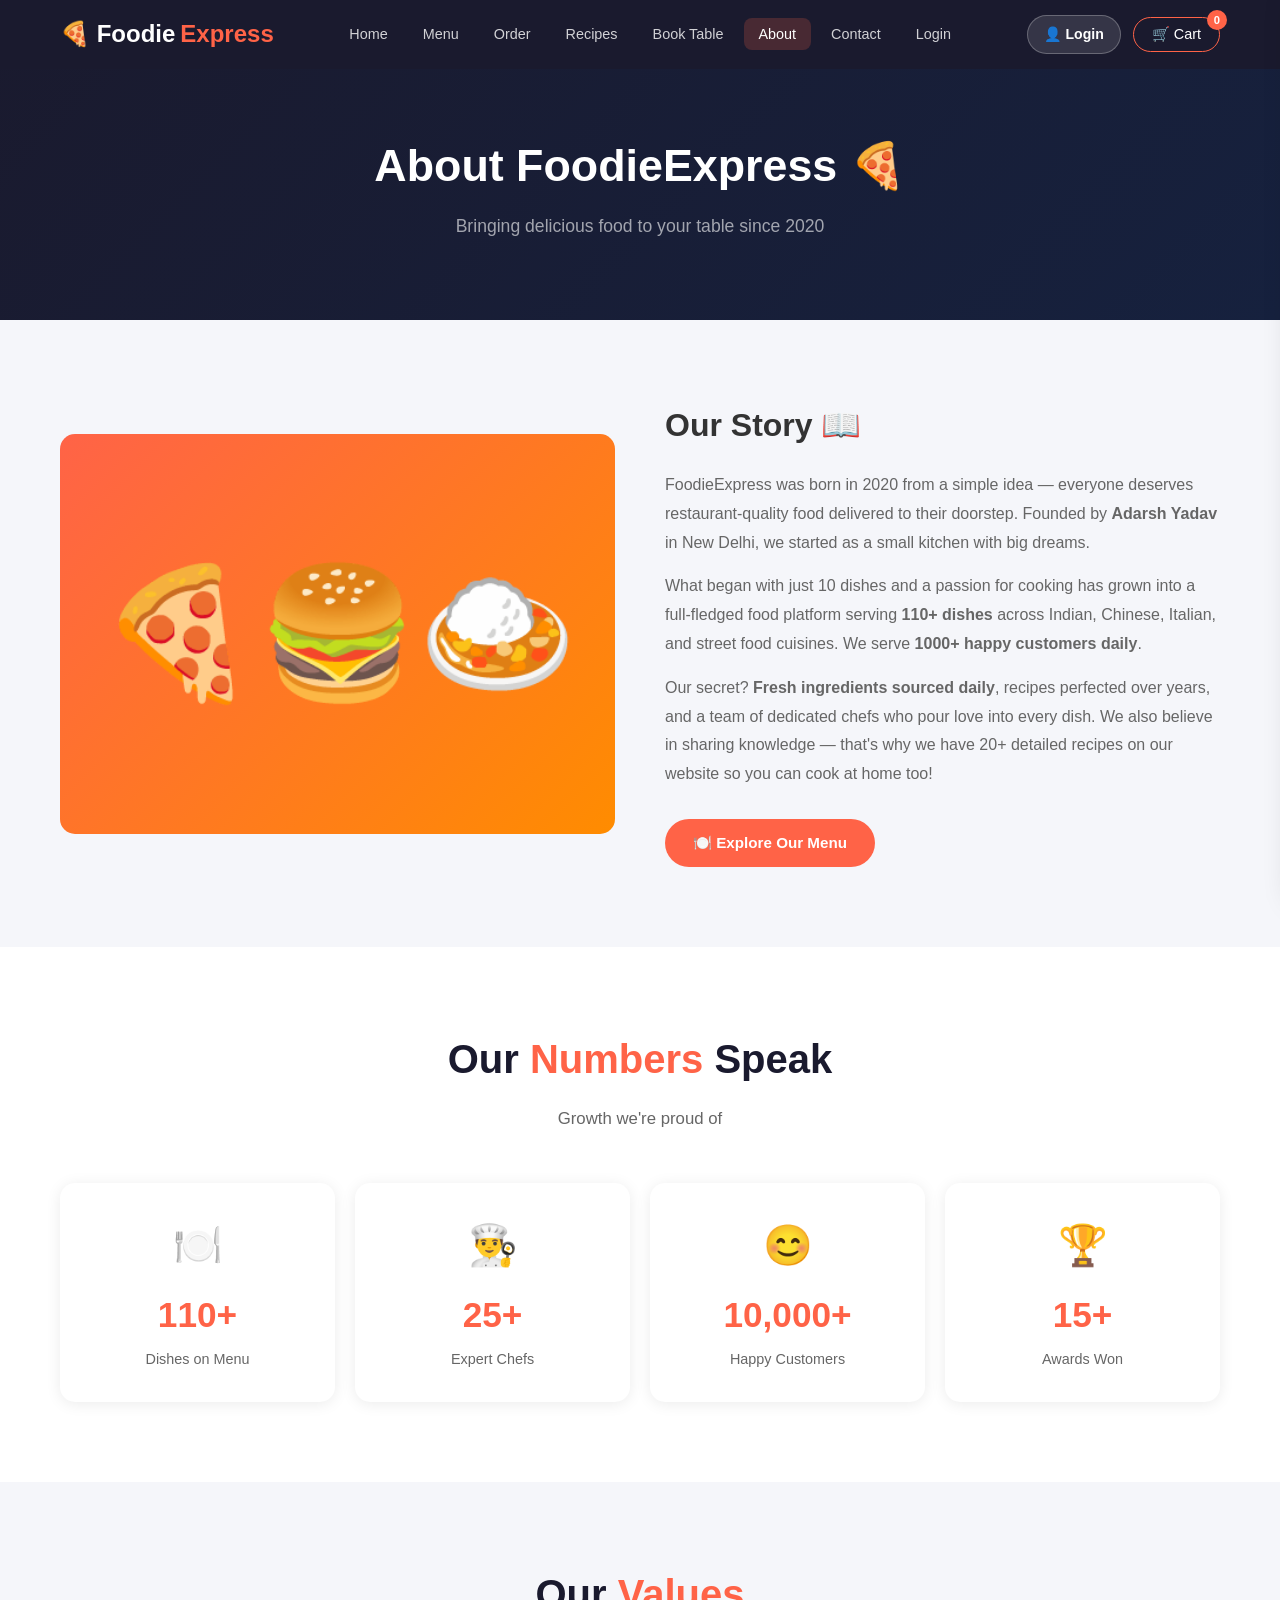
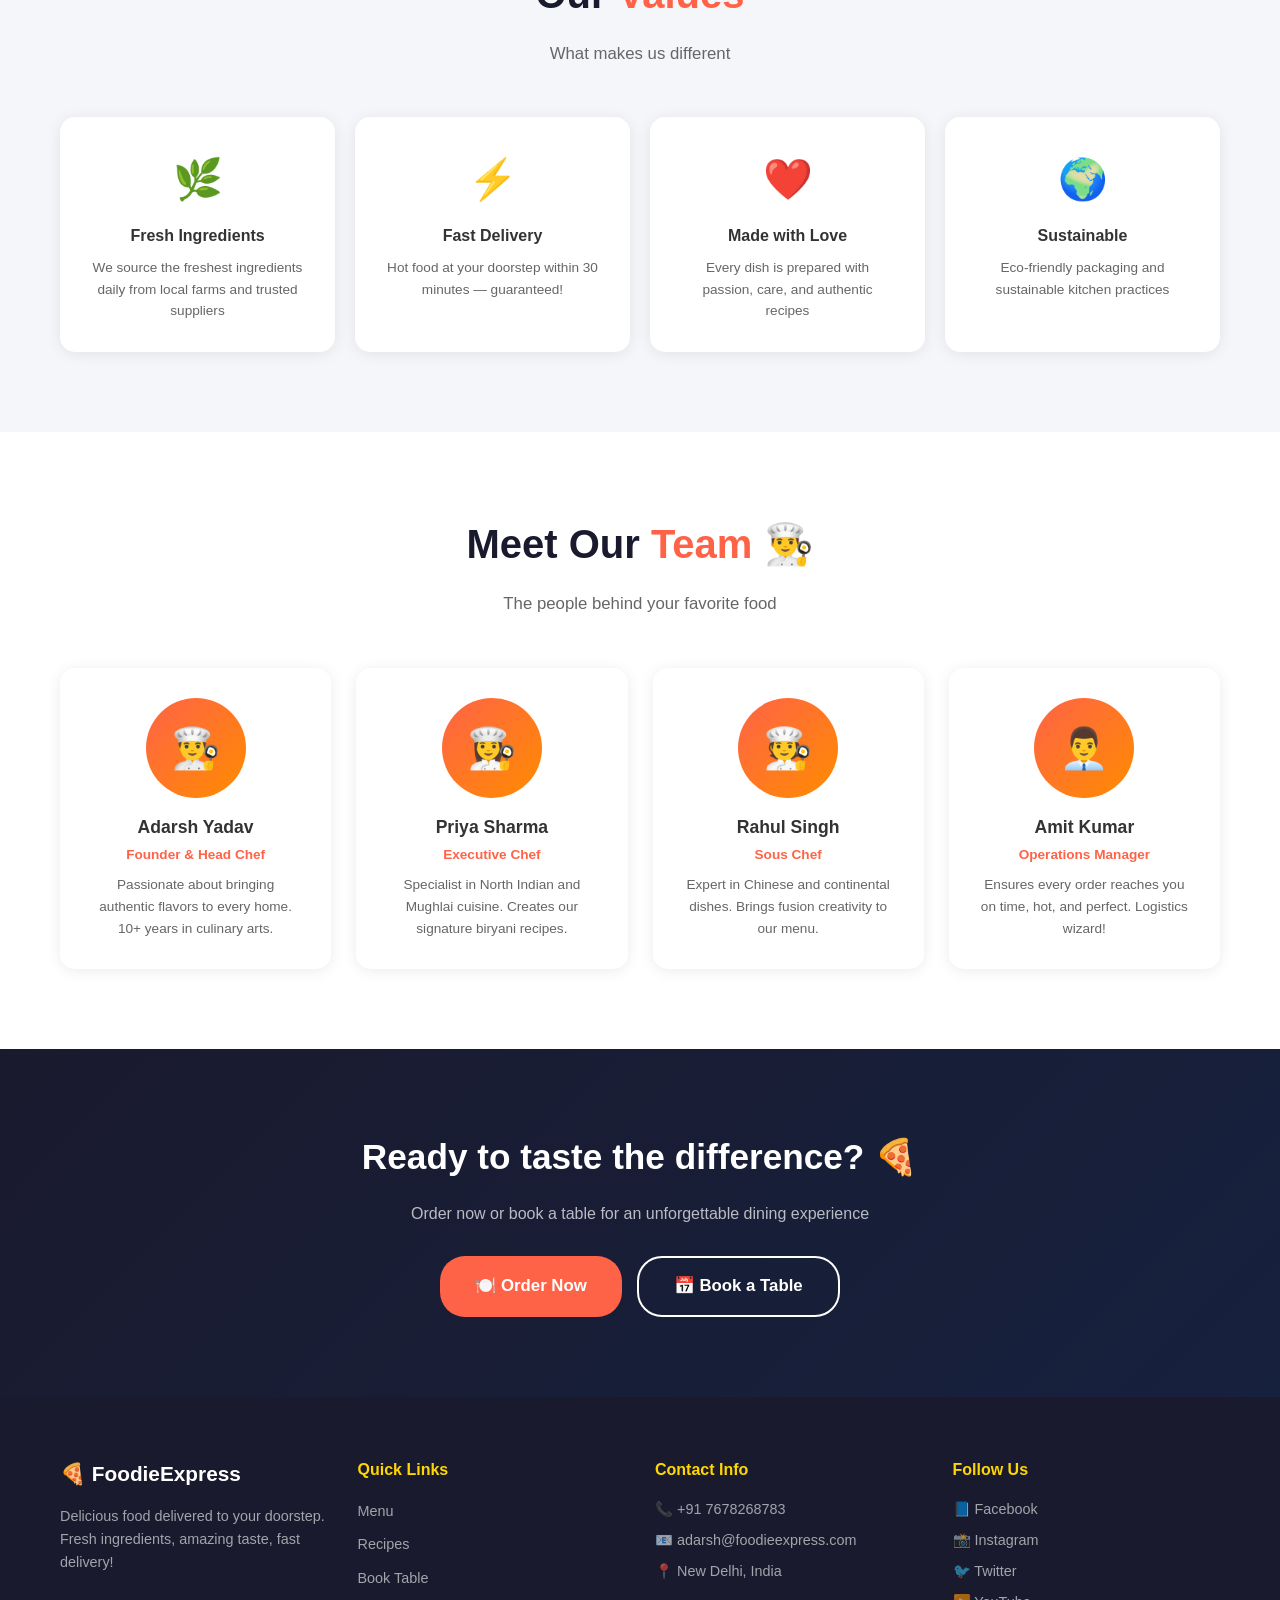
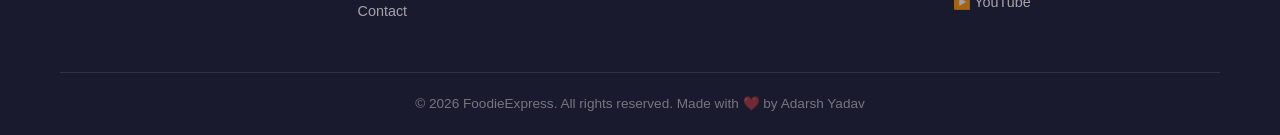
<file: about.html>
<!DOCTYPE html>
<html lang="en">
<head>
  <meta charset="UTF-8">
  <meta name="viewport" content="width=device-width, initial-scale=1.0">
  <title>About Us - FoodieExpress</title>
  <link rel="stylesheet" href="css/style.css">
</head>
<body>

  <!-- NAVBAR -->
  <nav class="navbar" id="navbar">
    <div class="nav-container">
      <a href="index.html" class="logo">🍕 Foodie<span>Express</span></a>
      <ul class="nav-links" id="navLinks">
        <li><a href="index.html">Home</a></li>
        <li><a href="menu.html">Menu</a></li>
        <li><a href="order.html">Order</a></li>
        <li><a href="recipes.html">Recipes</a></li>
        <li><a href="booking.html">Book Table</a></li>
        <li><a href="about.html" class="active">About</a></li>
        <li><a href="contact.html">Contact</a></li>
        <li><a href="login.html">Login</a></li>
      </ul>
      <div class="nav-actions">
        <button class="cart-btn" onclick="toggleCart()">🛒 Cart <span class="cart-count" id="cartCount">0</span></button>
        <button class="hamburger" onclick="toggleMenu()">☰</button>
      </div>
    </div>
  </nav>

  <!-- ABOUT HERO -->
  <section class="about-hero">
    <div class="container">
      <h1>About FoodieExpress 🍕</h1>
      <p>Bringing delicious food to your table since 2020</p>
    </div>
  </section>

  <!-- OUR STORY -->
  <section class="section">
    <div class="container">
      <div class="about-grid">
        <div class="about-image">🍕🍔🍛</div>
        <div class="about-text">
          <h2>Our Story 📖</h2>
          <p>FoodieExpress was born in 2020 from a simple idea — everyone deserves restaurant-quality food delivered to their doorstep. Founded by <strong>Adarsh Yadav</strong> in New Delhi, we started as a small kitchen with big dreams.</p>
          <p>What began with just 10 dishes and a passion for cooking has grown into a full-fledged food platform serving <strong>110+ dishes</strong> across Indian, Chinese, Italian, and street food cuisines. We serve <strong>1000+ happy customers daily</strong>.</p>
          <p>Our secret? <strong>Fresh ingredients sourced daily</strong>, recipes perfected over years, and a team of dedicated chefs who pour love into every dish. We also believe in sharing knowledge — that's why we have 20+ detailed recipes on our website so you can cook at home too!</p>
          <a href="menu.html" class="btn btn-primary" style="margin-top:15px">🍽️ Explore Our Menu</a>
        </div>
      </div>
    </div>
  </section>

  <!-- STATS -->
  <section class="section" style="background:var(--white)">
    <div class="container">
      <h2 class="section-title">Our <span>Numbers</span> Speak</h2>
      <p class="section-subtitle">Growth we're proud of</p>
      <div class="stats-grid">
        <div class="stat-box fade-in">
          <div class="stat-icon">🍽️</div>
          <h2>110+</h2>
          <p>Dishes on Menu</p>
        </div>
        <div class="stat-box fade-in">
          <div class="stat-icon">👨‍🍳</div>
          <h2>25+</h2>
          <p>Expert Chefs</p>
        </div>
        <div class="stat-box fade-in">
          <div class="stat-icon">😊</div>
          <h2>10,000+</h2>
          <p>Happy Customers</p>
        </div>
        <div class="stat-box fade-in">
          <div class="stat-icon">🏆</div>
          <h2>15+</h2>
          <p>Awards Won</p>
        </div>
      </div>
    </div>
  </section>

  <!-- VALUES -->
  <section class="section">
    <div class="container">
      <h2 class="section-title">Our <span>Values</span></h2>
      <p class="section-subtitle">What makes us different</p>
      <div class="values-grid">
        <div class="value-card fade-in">
          <div class="value-icon">🌿</div>
          <h4>Fresh Ingredients</h4>
          <p>We source the freshest ingredients daily from local farms and trusted suppliers</p>
        </div>
        <div class="value-card fade-in">
          <div class="value-icon">⚡</div>
          <h4>Fast Delivery</h4>
          <p>Hot food at your doorstep within 30 minutes — guaranteed!</p>
        </div>
        <div class="value-card fade-in">
          <div class="value-icon">❤️</div>
          <h4>Made with Love</h4>
          <p>Every dish is prepared with passion, care, and authentic recipes</p>
        </div>
        <div class="value-card fade-in">
          <div class="value-icon">🌍</div>
          <h4>Sustainable</h4>
          <p>Eco-friendly packaging and sustainable kitchen practices</p>
        </div>
      </div>
    </div>
  </section>

  <!-- TEAM -->
  <section class="section" style="background:var(--white)">
    <div class="container">
      <h2 class="section-title">Meet Our <span>Team</span> 👨‍🍳</h2>
      <p class="section-subtitle">The people behind your favorite food</p>
      <div class="team-grid">
        <div class="team-card fade-in">
          <div class="team-avatar">👨‍🍳</div>
          <h4>Adarsh Yadav</h4>
          <p class="role">Founder & Head Chef</p>
          <p>Passionate about bringing authentic flavors to every home. 10+ years in culinary arts.</p>
        </div>
        <div class="team-card fade-in">
          <div class="team-avatar">👩‍🍳</div>
          <h4>Priya Sharma</h4>
          <p class="role">Executive Chef</p>
          <p>Specialist in North Indian and Mughlai cuisine. Creates our signature biryani recipes.</p>
        </div>
        <div class="team-card fade-in">
          <div class="team-avatar">🧑‍🍳</div>
          <h4>Rahul Singh</h4>
          <p class="role">Sous Chef</p>
          <p>Expert in Chinese and continental dishes. Brings fusion creativity to our menu.</p>
        </div>
        <div class="team-card fade-in">
          <div class="team-avatar">👨‍💼</div>
          <h4>Amit Kumar</h4>
          <p class="role">Operations Manager</p>
          <p>Ensures every order reaches you on time, hot, and perfect. Logistics wizard!</p>
        </div>
      </div>
    </div>
  </section>

  <!-- CTA -->
  <section class="cta-section">
    <div class="container">
      <h2>Ready to taste the difference? 🍕</h2>
      <p>Order now or book a table for an unforgettable dining experience</p>
      <div class="cta-buttons">
        <a href="menu.html" class="btn btn-primary btn-lg">🍽️ Order Now</a>
        <a href="booking.html" class="btn btn-outline btn-lg" style="color:white;border-color:white">📅 Book a Table</a>
      </div>
    </div>
  </section>

  <button class="back-to-top" id="backToTop" onclick="backToTop()">↑</button>

  <!-- CART SIDEBAR -->
  <div class="cart-overlay" id="cartOverlay" onclick="toggleCart()"></div>
  <div class="cart-sidebar" id="cartSidebar">
    <div class="cart-header"><h3>🛒 Your Cart</h3><button class="close-cart" onclick="toggleCart()">✕</button></div>
    <div class="cart-items" id="cartItems"></div>
    <div class="cart-footer"><div class="cart-total"><span>Total:</span><span id="cartTotal">₹0</span></div><a href="order.html" class="btn btn-primary btn-block">Proceed to Order →</a></div>
  </div>

  <!-- FOOTER -->
  <footer class="footer">
    <div class="container">
      <div class="footer-grid">
        <div class="footer-col"><h3>🍕 FoodieExpress</h3><p>Delicious food delivered to your doorstep. Fresh ingredients, amazing taste, fast delivery!</p></div>
        <div class="footer-col"><h4>Quick Links</h4><ul><li><a href="menu.html">Menu</a></li><li><a href="recipes.html">Recipes</a></li><li><a href="booking.html">Book Table</a></li><li><a href="contact.html">Contact</a></li></ul></div>
        <div class="footer-col"><h4>Contact Info</h4><p>📞 +91 7678268783</p><p>📧 adarsh@foodieexpress.com</p><p>📍 New Delhi, India</p></div>
        <div class="footer-col"><h4>Follow Us</h4><div class="social-links"><a href="#">📘 Facebook</a><a href="#">📸 Instagram</a><a href="#">🐦 Twitter</a><a href="#">▶️ YouTube</a></div></div>
      </div>
      <div class="footer-bottom"><p>© 2026 FoodieExpress. All rights reserved. Made with ❤️ by Adarsh Yadav</p></div>
    </div>
  </footer>

  <script src="js/script.js"></script>
</body>
</html>
</file>
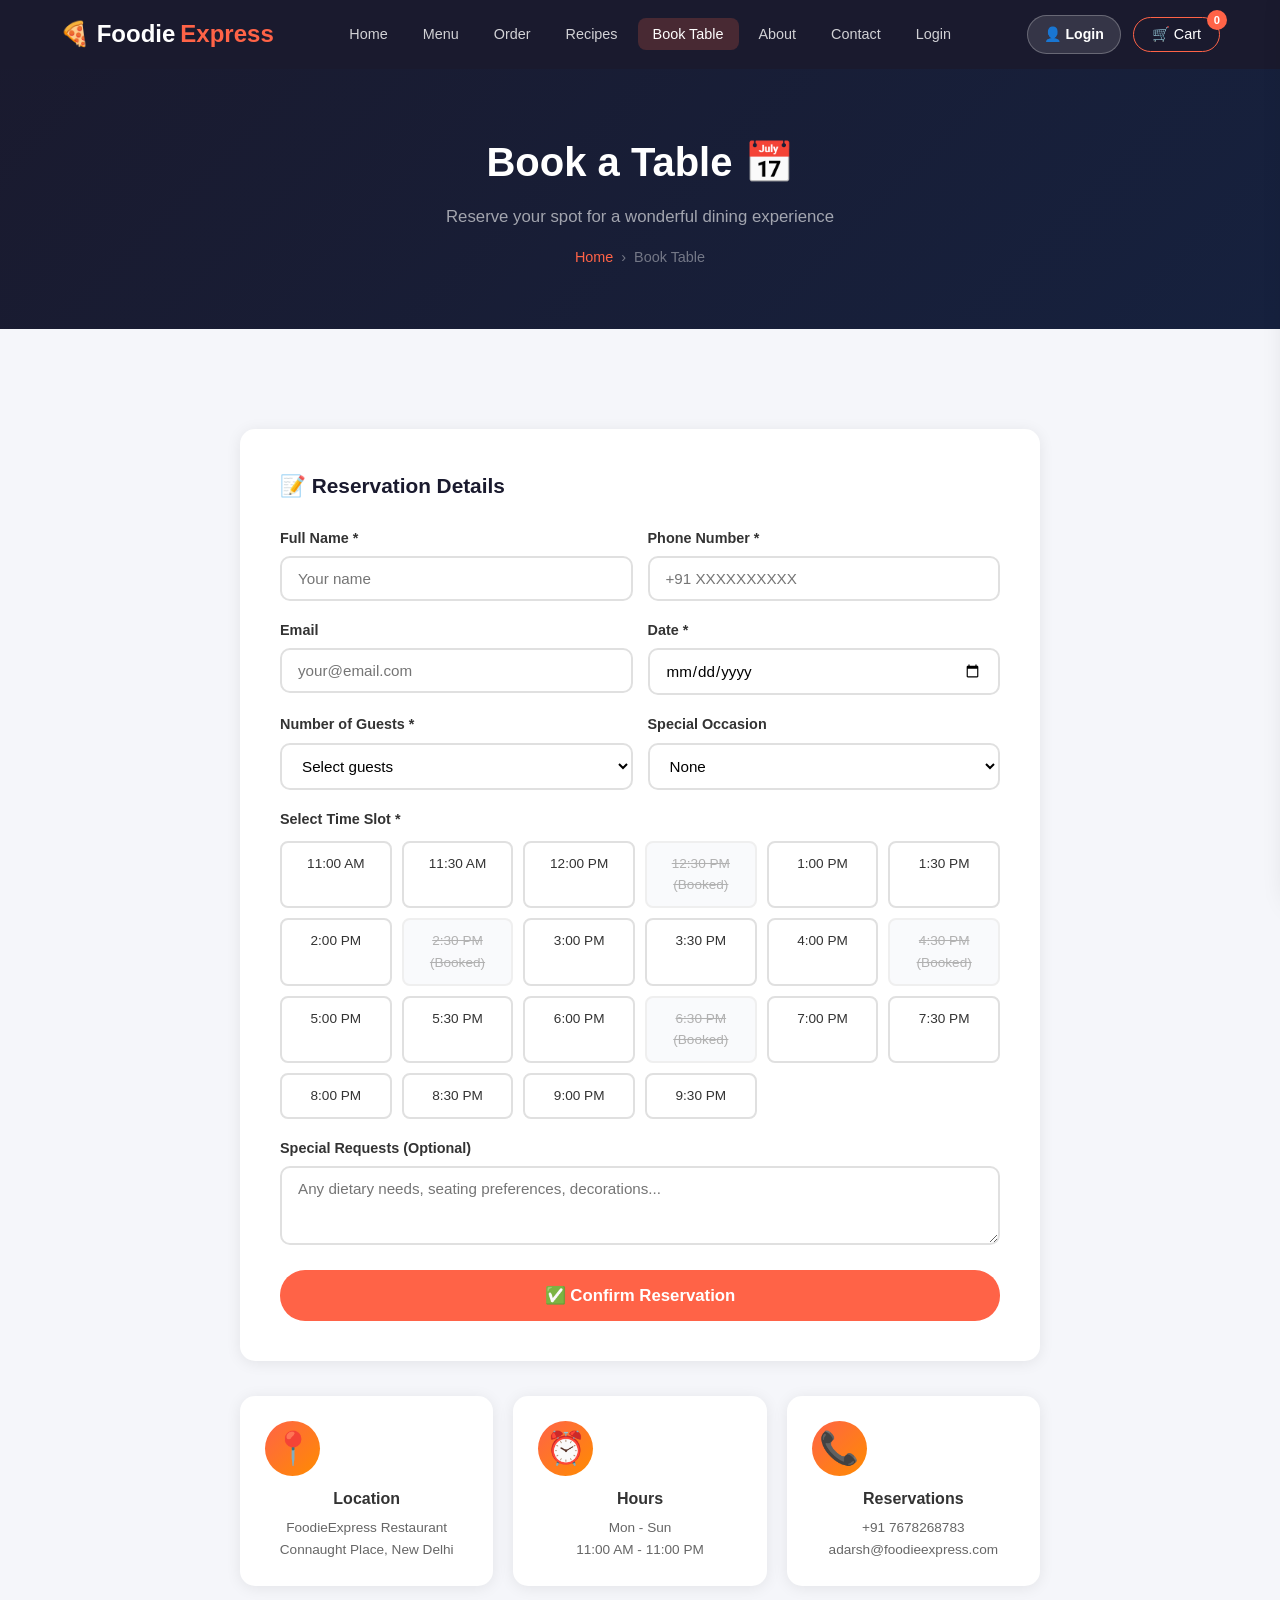
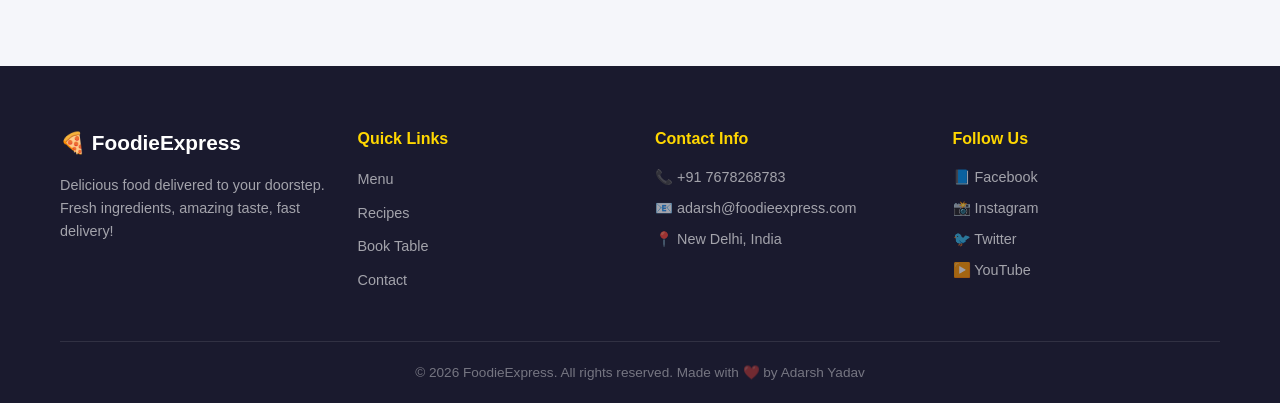
<file: booking.html>
<!DOCTYPE html>
<html lang="en">
<head>
  <meta charset="UTF-8">
  <meta name="viewport" content="width=device-width, initial-scale=1.0">
  <title>Book a Table - FoodieExpress 📅</title>
  <link rel="stylesheet" href="css/style.css">
</head>
<body>

  <!-- NAVBAR -->
  <nav class="navbar" id="navbar">
    <div class="nav-container">
      <a href="index.html" class="logo">🍕 Foodie<span>Express</span></a>
      <ul class="nav-links" id="navLinks">
        <li><a href="index.html">Home</a></li>
        <li><a href="menu.html">Menu</a></li>
        <li><a href="order.html">Order</a></li>
        <li><a href="recipes.html">Recipes</a></li>
        <li><a href="booking.html" class="active">Book Table</a></li>
        <li><a href="about.html">About</a></li>
        <li><a href="contact.html">Contact</a></li>
        <li><a href="login.html">Login</a></li>
      </ul>
      <div class="nav-actions">
        <button class="cart-btn" onclick="toggleCart()">🛒 Cart <span class="cart-count" id="cartCount">0</span></button>
        <button class="hamburger" onclick="toggleMenu()">☰</button>
      </div>
    </div>
  </nav>

  <!-- PAGE HEADER -->
  <section class="page-header">
    <div class="container">
      <h1>Book a Table 📅</h1>
      <p>Reserve your spot for a wonderful dining experience</p>
      <div class="breadcrumb"><a href="index.html">Home</a> <span>›</span> <span>Book Table</span></div>
    </div>
  </section>

  <!-- BOOKING SECTION -->
  <section class="booking-page section">
    <div class="container">
      <div class="booking-container">
        <form class="booking-form" onsubmit="submitBooking(event)">
          <h3>📝 Reservation Details</h3>

          <div class="form-row">
            <div class="form-group">
              <label>Full Name *</label>
              <input type="text" class="form-control" id="bookName" placeholder="Your name" required>
            </div>
            <div class="form-group">
              <label>Phone Number *</label>
              <input type="tel" class="form-control" id="bookPhone" placeholder="+91 XXXXXXXXXX" required>
            </div>
          </div>

          <div class="form-row">
            <div class="form-group">
              <label>Email</label>
              <input type="email" class="form-control" id="bookEmail" placeholder="your@email.com">
            </div>
            <div class="form-group">
              <label>Date *</label>
              <input type="date" class="form-control" id="bookDate" required>
            </div>
          </div>

          <div class="form-row">
            <div class="form-group">
              <label>Number of Guests *</label>
              <select class="form-control" id="bookGuests" required>
                <option value="">Select guests</option>
                <option>1 Guest</option><option>2 Guests</option><option>3 Guests</option>
                <option>4 Guests</option><option>5 Guests</option><option>6 Guests</option>
                <option>7 Guests</option><option>8 Guests</option><option>9 Guests</option>
                <option>10+ Guests</option>
              </select>
            </div>
            <div class="form-group">
              <label>Special Occasion</label>
              <select class="form-control" id="bookOccasion">
                <option value="none">None</option>
                <option>🎂 Birthday</option><option>💍 Anniversary</option>
                <option>💼 Business Meeting</option><option>❤️ Date Night</option>
                <option>👨‍👩‍👧‍👦 Family Gathering</option><option>🎉 Celebration</option>
              </select>
            </div>
          </div>

          <div class="form-group">
            <label>Select Time Slot *</label>
            <div class="time-slots" id="timeSlots"></div>
          </div>

          <div class="form-group">
            <label>Special Requests (Optional)</label>
            <textarea class="form-control" rows="3" placeholder="Any dietary needs, seating preferences, decorations..."></textarea>
          </div>

          <button type="submit" class="btn btn-primary btn-lg btn-block">✅ Confirm Reservation</button>
        </form>

        <!-- Booking Info Cards -->
        <div class="booking-info">
          <div class="booking-info-card">
            <div class="info-icon">📍</div>
            <h4>Location</h4>
            <p>FoodieExpress Restaurant<br>Connaught Place, New Delhi</p>
          </div>
          <div class="booking-info-card">
            <div class="info-icon">⏰</div>
            <h4>Hours</h4>
            <p>Mon - Sun<br>11:00 AM - 11:00 PM</p>
          </div>
          <div class="booking-info-card">
            <div class="info-icon">📞</div>
            <h4>Reservations</h4>
            <p>+91 7678268783<br>adarsh@foodieexpress.com</p>
          </div>
        </div>
      </div>
    </div>
  </section>

  <!-- BOOKING CONFIRMATION MODAL -->
  <div class="modal-overlay" id="bookingModal">
    <div class="modal-content">
      <button class="modal-close" onclick="closeModal()">×</button>
      <div class="order-success">
        <div class="order-success-icon">🎉</div>
        <h2>Reservation Confirmed!</h2>
        <div class="order-id">Booking ID: #<span id="bookingId">BK000000</span></div>
        <p id="bookingDetails"></p>
        <p style="color:var(--text-light);margin-top:15px">We'll send a confirmation to your phone.<br>Please arrive 10 minutes before your slot.</p>
        <div style="margin-top:25px;display:flex;gap:15px;justify-content:center;flex-wrap:wrap">
          <a href="index.html" class="btn btn-primary">🏠 Go Home</a>
          <a href="menu.html" class="btn btn-outline">🍽️ View Menu</a>
        </div>
      </div>
    </div>
  </div>

  <button class="back-to-top" id="backToTop" onclick="backToTop()">↑</button>

  <!-- CART SIDEBAR -->
  <div class="cart-overlay" id="cartOverlay" onclick="toggleCart()"></div>
  <div class="cart-sidebar" id="cartSidebar">
    <div class="cart-header"><h3>🛒 Your Cart</h3><button class="close-cart" onclick="toggleCart()">✕</button></div>
    <div class="cart-items" id="cartItems"></div>
    <div class="cart-footer"><div class="cart-total"><span>Total:</span><span id="cartTotal">₹0</span></div><a href="order.html" class="btn btn-primary btn-block">Proceed to Order →</a></div>
  </div>

  <!-- FOOTER -->
  <footer class="footer">
    <div class="container">
      <div class="footer-grid">
        <div class="footer-col"><h3>🍕 FoodieExpress</h3><p>Delicious food delivered to your doorstep. Fresh ingredients, amazing taste, fast delivery!</p></div>
        <div class="footer-col"><h4>Quick Links</h4><ul><li><a href="menu.html">Menu</a></li><li><a href="recipes.html">Recipes</a></li><li><a href="booking.html">Book Table</a></li><li><a href="contact.html">Contact</a></li></ul></div>
        <div class="footer-col"><h4>Contact Info</h4><p>📞 +91 7678268783</p><p>📧 adarsh@foodieexpress.com</p><p>📍 New Delhi, India</p></div>
        <div class="footer-col"><h4>Follow Us</h4><div class="social-links"><a href="#">📘 Facebook</a><a href="#">📸 Instagram</a><a href="#">🐦 Twitter</a><a href="#">▶️ YouTube</a></div></div>
      </div>
      <div class="footer-bottom"><p>© 2026 FoodieExpress. All rights reserved. Made with ❤️ by Adarsh Yadav</p></div>
    </div>
  </footer>

  <script src="js/script.js"></script>
</body>
</html>
</file>
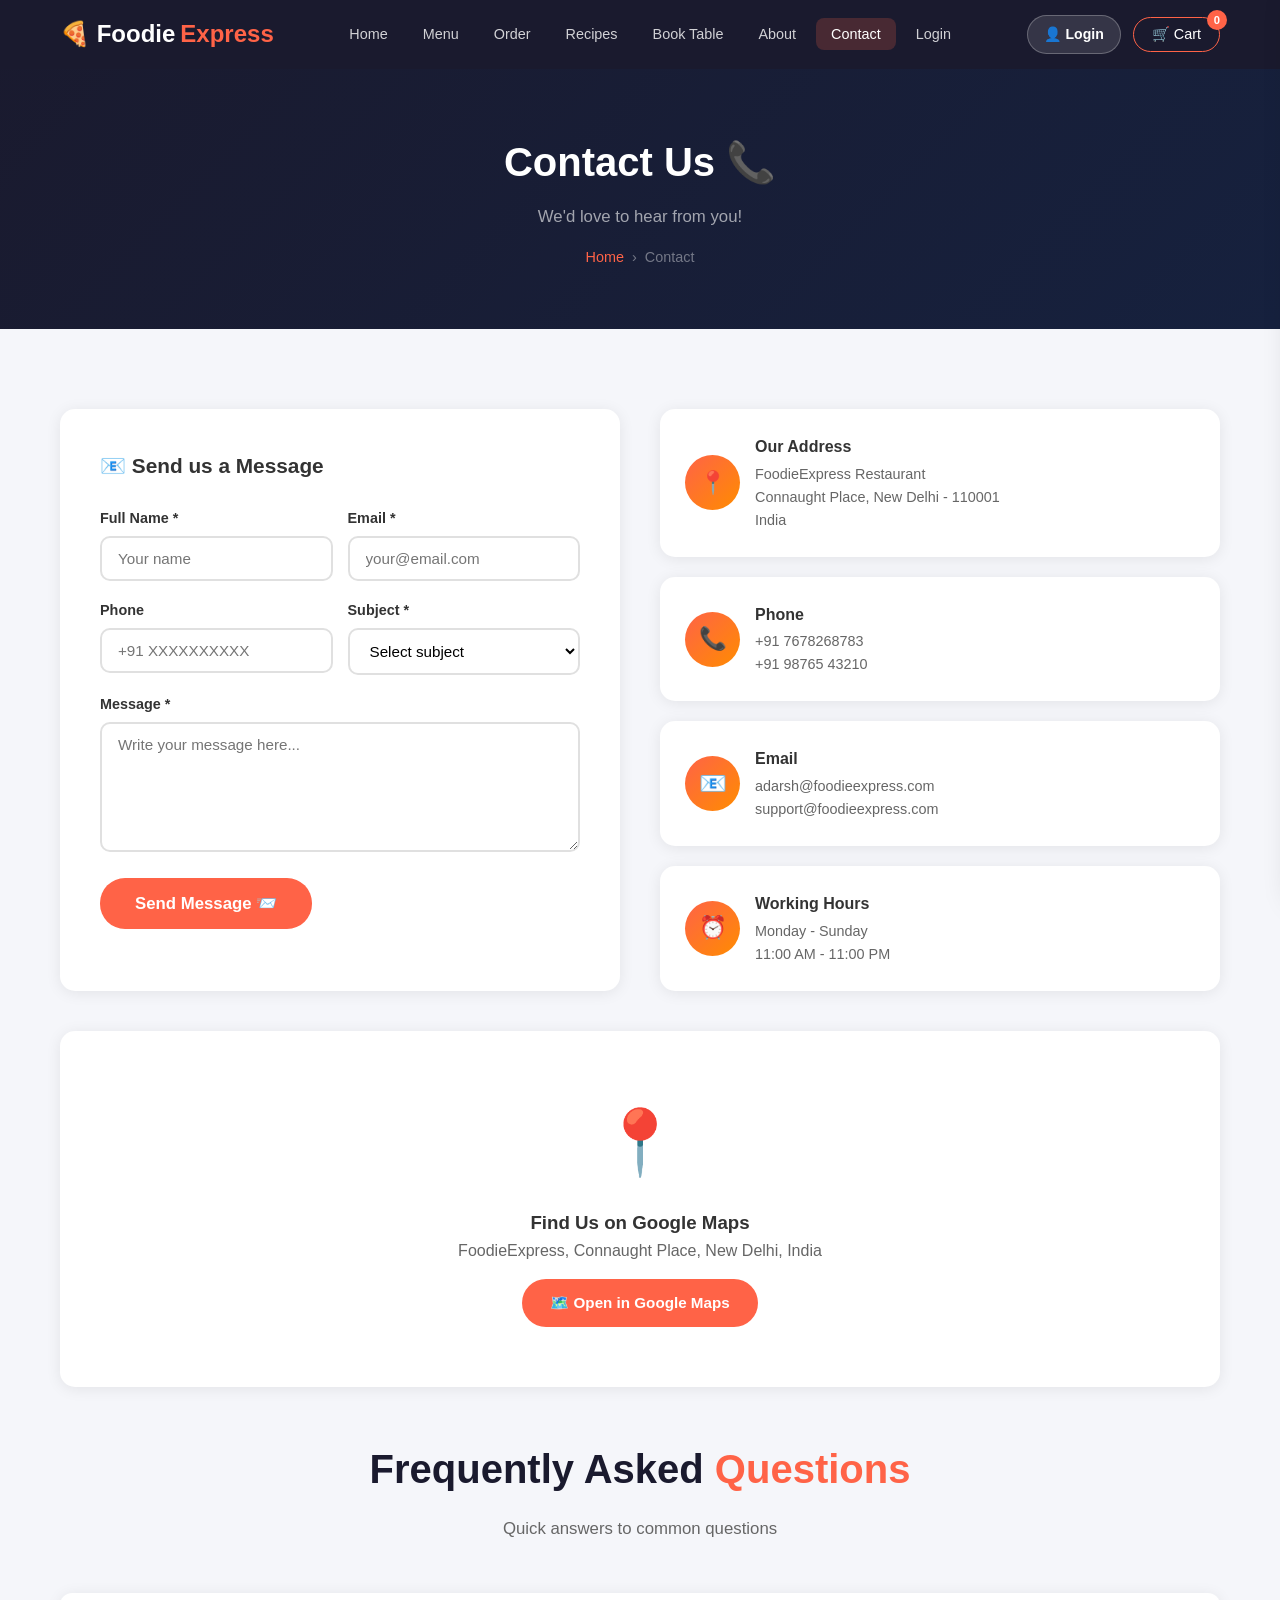
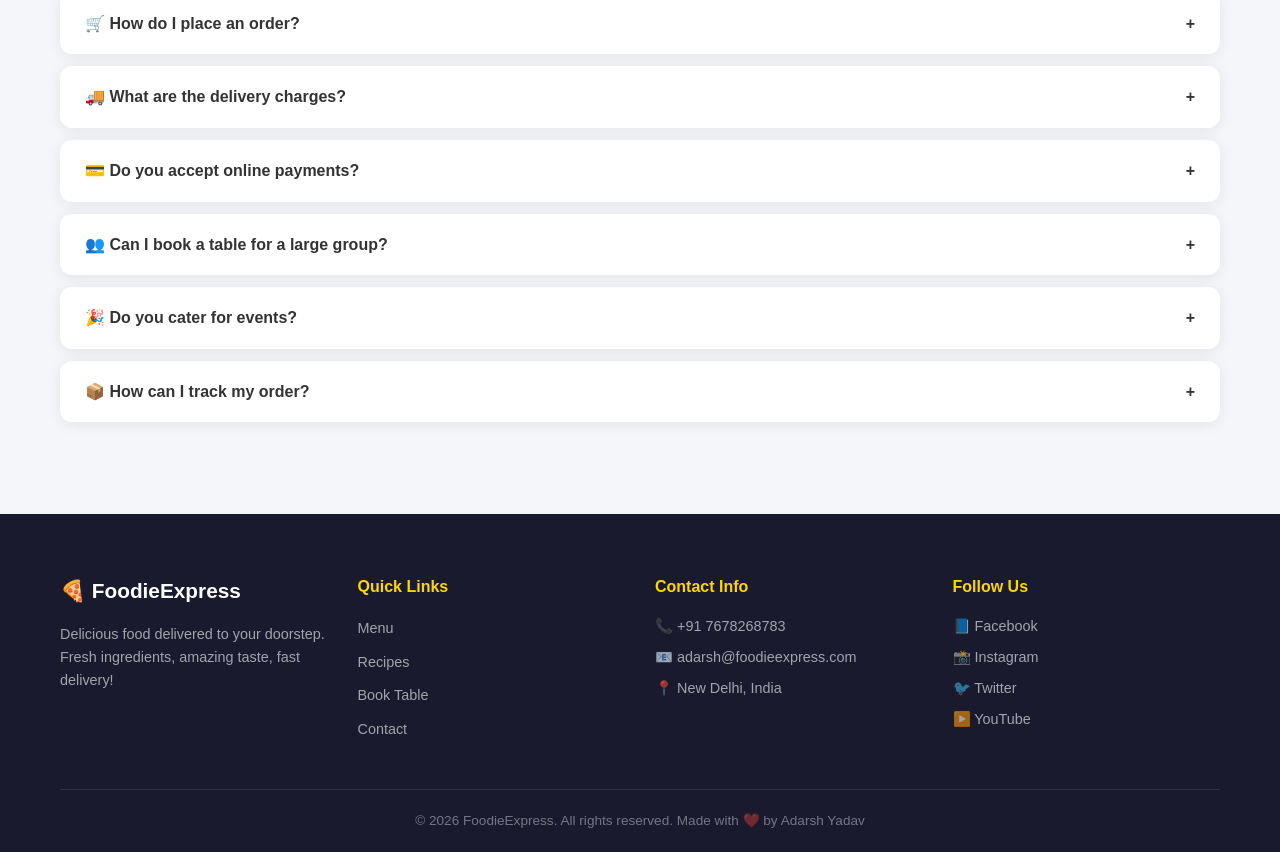
<file: contact.html>
<!DOCTYPE html>
<html lang="en">
<head>
  <meta charset="UTF-8">
  <meta name="viewport" content="width=device-width, initial-scale=1.0">
  <title>Contact Us - FoodieExpress 📞</title>
  <link rel="stylesheet" href="css/style.css">
</head>
<body>

  <!-- NAVBAR -->
  <nav class="navbar" id="navbar">
    <div class="nav-container">
      <a href="index.html" class="logo">🍕 Foodie<span>Express</span></a>
      <ul class="nav-links" id="navLinks">
        <li><a href="index.html">Home</a></li>
        <li><a href="menu.html">Menu</a></li>
        <li><a href="order.html">Order</a></li>
        <li><a href="recipes.html">Recipes</a></li>
        <li><a href="booking.html">Book Table</a></li>
        <li><a href="about.html">About</a></li>
        <li><a href="contact.html" class="active">Contact</a></li>
        <li><a href="login.html">Login</a></li>
      </ul>
      <div class="nav-actions">
        <button class="cart-btn" onclick="toggleCart()">🛒 Cart <span class="cart-count" id="cartCount">0</span></button>
        <button class="hamburger" onclick="toggleMenu()">☰</button>
      </div>
    </div>
  </nav>

  <!-- PAGE HEADER -->
  <section class="page-header">
    <div class="container">
      <h1>Contact Us 📞</h1>
      <p>We'd love to hear from you!</p>
      <div class="breadcrumb"><a href="index.html">Home</a> <span>›</span> <span>Contact</span></div>
    </div>
  </section>

  <!-- CONTACT SECTION -->
  <section class="section">
    <div class="container">
      <div class="contact-grid">
        <!-- Contact Form -->
        <div class="contact-form">
          <h3>📧 Send us a Message</h3>
          <form onsubmit="event.preventDefault(); showToast('✅ Message sent successfully! We will get back to you soon.'); this.reset();">
            <div class="form-row">
              <div class="form-group">
                <label>Full Name *</label>
                <input type="text" class="form-control" placeholder="Your name" required>
              </div>
              <div class="form-group">
                <label>Email *</label>
                <input type="email" class="form-control" placeholder="your@email.com" required>
              </div>
            </div>
            <div class="form-row">
              <div class="form-group">
                <label>Phone</label>
                <input type="tel" class="form-control" placeholder="+91 XXXXXXXXXX">
              </div>
              <div class="form-group">
                <label>Subject *</label>
                <select class="form-control" required>
                  <option value="">Select subject</option>
                  <option>General Inquiry</option>
                  <option>Order Issue</option>
                  <option>Feedback</option>
                  <option>Partnership</option>
                  <option>Catering</option>
                  <option>Other</option>
                </select>
              </div>
            </div>
            <div class="form-group">
              <label>Message *</label>
              <textarea class="form-control" rows="6" placeholder="Write your message here..." required></textarea>
            </div>
            <button type="submit" class="btn btn-primary btn-lg">Send Message 📨</button>
          </form>
        </div>

        <!-- Contact Info -->
        <div class="contact-info-cards">
          <div class="info-card">
            <div class="info-icon">📍</div>
            <div>
              <h4>Our Address</h4>
              <p>FoodieExpress Restaurant<br>Connaught Place, New Delhi - 110001<br>India</p>
            </div>
          </div>
          <div class="info-card">
            <div class="info-icon">📞</div>
            <div>
              <h4>Phone</h4>
              <p>+91 7678268783<br>+91 98765 43210</p>
            </div>
          </div>
          <div class="info-card">
            <div class="info-icon">📧</div>
            <div>
              <h4>Email</h4>
              <p>adarsh@foodieexpress.com<br>support@foodieexpress.com</p>
            </div>
          </div>
          <div class="info-card">
            <div class="info-icon">⏰</div>
            <div>
              <h4>Working Hours</h4>
              <p>Monday - Sunday<br>11:00 AM - 11:00 PM</p>
            </div>
          </div>
        </div>
      </div>

      <!-- Map Placeholder -->
      <div class="map-placeholder">
        <div class="map-icon">📍</div>
        <h3>Find Us on Google Maps</h3>
        <p style="color:var(--text-light)">FoodieExpress, Connaught Place, New Delhi, India</p>
        <a href="https://maps.google.com/?q=Connaught+Place+New+Delhi" target="_blank" class="btn btn-primary" style="margin-top:15px">🗺️ Open in Google Maps</a>
      </div>

      <!-- FAQ -->
      <div class="faq-section">
        <h2 class="section-title">Frequently Asked <span>Questions</span></h2>
        <p class="section-subtitle">Quick answers to common questions</p>

        <div class="faq-item">
          <div class="faq-question" onclick="toggleFaq(this)"><span>🛒 How do I place an order?</span><span class="faq-arrow">+</span></div>
          <div class="faq-answer"><p>Simply browse our Menu page, add items to your cart, go to the Order page, fill in your delivery details, choose your payment method (UPI or COD), and place your order. It's that easy!</p></div>
        </div>
        <div class="faq-item">
          <div class="faq-question" onclick="toggleFaq(this)"><span>🚚 What are the delivery charges?</span><span class="faq-arrow">+</span></div>
          <div class="faq-answer"><p>Delivery is ₹40 for orders below ₹499. Orders above ₹499 get FREE delivery! 🎉</p></div>
        </div>
        <div class="faq-item">
          <div class="faq-question" onclick="toggleFaq(this)"><span>💳 Do you accept online payments?</span><span class="faq-arrow">+</span></div>
          <div class="faq-answer"><p>Yes! We accept UPI payments via QR code (GPay, PhonePe, Paytm, etc.) and also Cash on Delivery (COD). Simply scan the QR code on the order page.</p></div>
        </div>
        <div class="faq-item">
          <div class="faq-question" onclick="toggleFaq(this)"><span>👥 Can I book a table for a large group?</span><span class="faq-arrow">+</span></div>
          <div class="faq-answer"><p>Absolutely! You can book a table for up to 10+ guests through our Book Table page. For groups larger than 15, please call us directly at +91 7678268783.</p></div>
        </div>
        <div class="faq-item">
          <div class="faq-question" onclick="toggleFaq(this)"><span>🎉 Do you cater for events?</span><span class="faq-arrow">+</span></div>
          <div class="faq-answer"><p>Yes, we provide catering services for events, parties, weddings, and corporate functions. Contact us at adarsh@foodieexpress.com for custom menus and pricing.</p></div>
        </div>
        <div class="faq-item">
          <div class="faq-question" onclick="toggleFaq(this)"><span>📦 How can I track my order?</span><span class="faq-arrow">+</span></div>
          <div class="faq-answer"><p>After placing your order, you'll receive an Order ID. You can call us at +91 7678268783 with your Order ID to get real-time updates on your delivery.</p></div>
        </div>
      </div>
    </div>
  </section>

  <button class="back-to-top" id="backToTop" onclick="backToTop()">↑</button>

  <!-- CART SIDEBAR -->
  <div class="cart-overlay" id="cartOverlay" onclick="toggleCart()"></div>
  <div class="cart-sidebar" id="cartSidebar">
    <div class="cart-header"><h3>🛒 Your Cart</h3><button class="close-cart" onclick="toggleCart()">✕</button></div>
    <div class="cart-items" id="cartItems"></div>
    <div class="cart-footer"><div class="cart-total"><span>Total:</span><span id="cartTotal">₹0</span></div><a href="order.html" class="btn btn-primary btn-block">Proceed to Order →</a></div>
  </div>

  <!-- FOOTER -->
  <footer class="footer">
    <div class="container">
      <div class="footer-grid">
        <div class="footer-col"><h3>🍕 FoodieExpress</h3><p>Delicious food delivered to your doorstep. Fresh ingredients, amazing taste, fast delivery!</p></div>
        <div class="footer-col"><h4>Quick Links</h4><ul><li><a href="menu.html">Menu</a></li><li><a href="recipes.html">Recipes</a></li><li><a href="booking.html">Book Table</a></li><li><a href="contact.html">Contact</a></li></ul></div>
        <div class="footer-col"><h4>Contact Info</h4><p>📞 +91 7678268783</p><p>📧 adarsh@foodieexpress.com</p><p>📍 New Delhi, India</p></div>
        <div class="footer-col"><h4>Follow Us</h4><div class="social-links"><a href="#">📘 Facebook</a><a href="#">📸 Instagram</a><a href="#">🐦 Twitter</a><a href="#">▶️ YouTube</a></div></div>
      </div>
      <div class="footer-bottom"><p>© 2026 FoodieExpress. All rights reserved. Made with ❤️ by Adarsh Yadav</p></div>
    </div>
  </footer>

  <script src="js/script.js"></script>
</body>
</html>
</file>
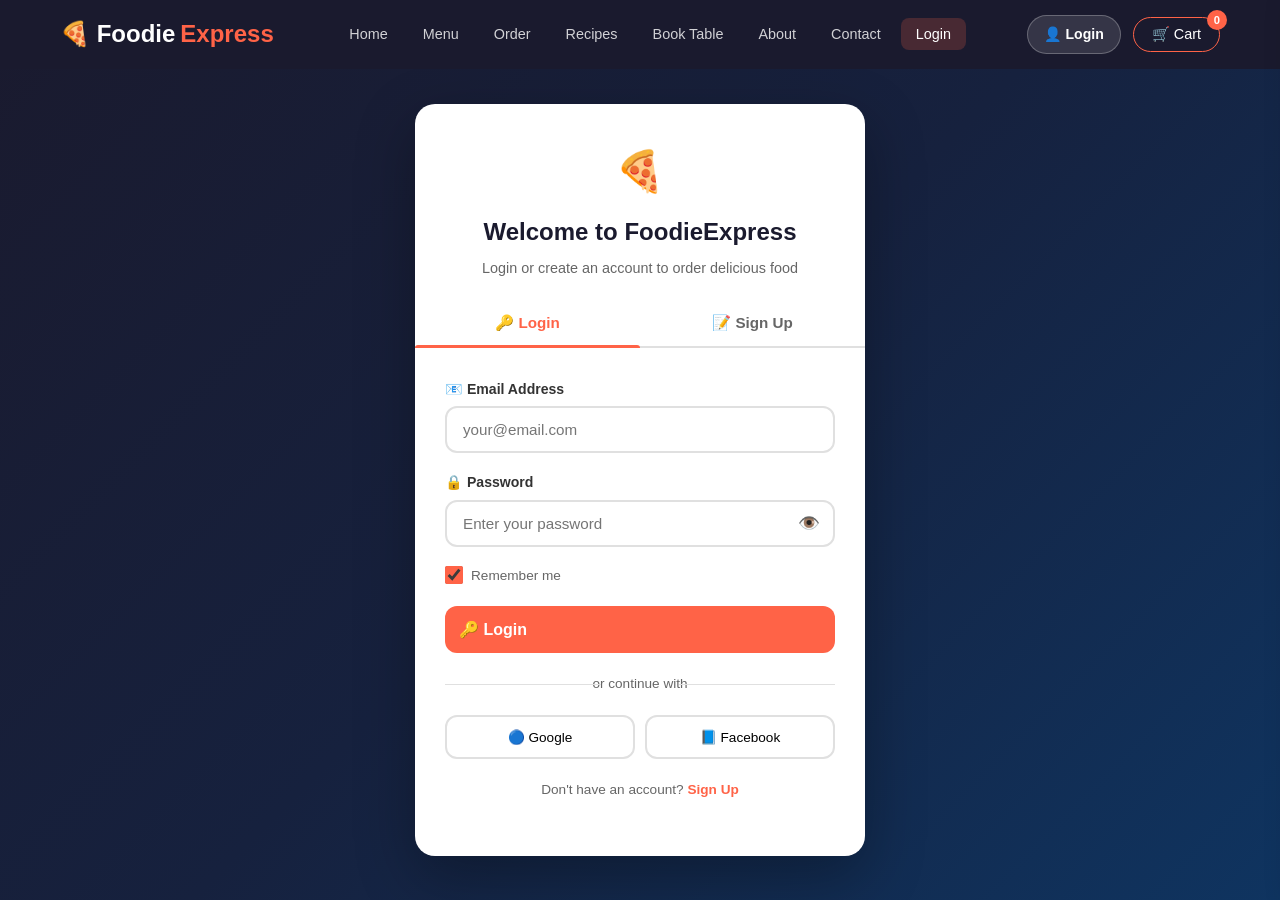
<file: login.html>
<!DOCTYPE html>
<html lang="en">
<head>
  <meta charset="UTF-8">
  <meta name="viewport" content="width=device-width, initial-scale=1.0">
  <title>Login / Sign Up - FoodieExpress 🔐</title>
  <link rel="stylesheet" href="css/style.css">
  <style>
    .auth-page { min-height:100vh; display:flex; align-items:center; justify-content:center; background:linear-gradient(135deg,var(--dark) 0%,var(--dark2) 50%,#0f3460 100%); padding:100px 20px 40px; }
    .auth-container { background:var(--white); border-radius:20px; box-shadow:0 20px 60px rgba(0,0,0,0.3); max-width:450px; width:100%; overflow:hidden; }
    .auth-header { text-align:center; padding:35px 30px 20px; }
    .auth-header .auth-logo { font-size:2.5rem; margin-bottom:10px; }
    .auth-header h1 { font-size:1.5rem; color:var(--dark); margin-bottom:5px; }
    .auth-header p { color:var(--text-light); font-size:0.9rem; }
    .auth-tabs { display:flex; border-bottom:2px solid var(--border); }
    .auth-tab { flex:1; padding:14px; text-align:center; font-weight:600; font-size:0.95rem; cursor:pointer; border:none; background:transparent; color:var(--text-light); transition:var(--transition); position:relative; }
    .auth-tab.active { color:var(--primary); }
    .auth-tab.active::after { content:''; position:absolute; bottom:-2px; left:0; width:100%; height:3px; background:var(--primary); border-radius:3px 3px 0 0; }
    .auth-tab:hover { color:var(--primary); }
    .auth-form { padding:30px; display:none; }
    .auth-form.active { display:block; }
    .auth-form .form-group { margin-bottom:18px; }
    .auth-form .form-group label { display:block; margin-bottom:6px; font-weight:600; font-size:0.88rem; color:var(--text); }
    .auth-form .form-control { width:100%; padding:13px 16px; border:2px solid var(--border); border-radius:12px; font-size:0.95rem; transition:var(--transition); }
    .auth-form .form-control:focus { border-color:var(--primary); outline:none; box-shadow:0 0 0 3px rgba(255,99,71,0.1); }
    .auth-form .btn { width:100%; padding:14px; font-size:1rem; border-radius:12px; margin-top:5px; }
    .auth-divider { text-align:center; margin:20px 0; color:var(--text-light); font-size:0.85rem; position:relative; }
    .auth-divider::before,.auth-divider::after { content:''; position:absolute; top:50%; width:40%; height:1px; background:var(--border); }
    .auth-divider::before { left:0; }
    .auth-divider::after { right:0; }
    .auth-footer { text-align:center; padding:0 30px 25px; color:var(--text-light); font-size:0.85rem; }
    .auth-footer a { color:var(--primary); font-weight:600; cursor:pointer; }
    .password-wrapper { position:relative; }
    .password-toggle { position:absolute; right:15px; top:50%; transform:translateY(-50%); background:none; border:none; font-size:1.1rem; cursor:pointer; color:var(--text-light); }
    .form-check { display:flex; align-items:center; gap:8px; margin:15px 0; }
    .form-check input { width:18px; height:18px; accent-color:var(--primary); }
    .form-check label { font-size:0.85rem; color:var(--text-light); }
    .auth-error { background:#fce4ec; color:#c62828; padding:10px 15px; border-radius:8px; font-size:0.85rem; margin-bottom:15px; display:none; }
    .auth-error.show { display:flex; align-items:center; gap:8px; }
    .auth-success { background:#e8f5e9; color:#2e7d32; padding:10px 15px; border-radius:8px; font-size:0.85rem; margin-bottom:15px; display:none; }
    .auth-success.show { display:flex; align-items:center; gap:8px; }
    .social-auth { display:flex; gap:10px; margin-top:15px; }
    .social-auth-btn { flex:1; padding:12px; border:2px solid var(--border); border-radius:12px; background:var(--white); cursor:pointer; font-size:0.85rem; font-weight:500; display:flex; align-items:center; justify-content:center; gap:6px; transition:var(--transition); }
    .social-auth-btn:hover { border-color:var(--primary); background:rgba(255,99,71,0.03); }
    .profile-section { padding:30px; text-align:center; display:none; }
    .profile-section.active { display:block; }
    .profile-avatar { width:80px; height:80px; border-radius:50%; background:linear-gradient(135deg,var(--primary),var(--secondary)); display:flex; align-items:center; justify-content:center; font-size:2.5rem; margin:0 auto 15px; color:var(--white); }
    .profile-name { font-size:1.3rem; font-weight:700; margin-bottom:3px; }
    .profile-email { color:var(--text-light); font-size:0.9rem; margin-bottom:5px; }
    .profile-phone { color:var(--text-light); font-size:0.85rem; margin-bottom:20px; }
    .profile-stats { display:flex; gap:15px; justify-content:center; margin-bottom:25px; }
    .profile-stat { background:var(--light); padding:12px 20px; border-radius:10px; text-align:center; }
    .profile-stat .val { font-size:1.2rem; font-weight:800; color:var(--primary); }
    .profile-stat .lbl { font-size:0.75rem; color:var(--text-light); }
    .profile-actions { display:flex; flex-direction:column; gap:10px; }
  </style>
</head>
<body>

  <!-- NAVBAR -->
  <nav class="navbar" id="navbar">
    <div class="nav-container">
      <a href="index.html" class="logo">🍕 Foodie<span>Express</span></a>
      <ul class="nav-links" id="navLinks">
        <li><a href="index.html">Home</a></li>
        <li><a href="menu.html">Menu</a></li>
        <li><a href="order.html">Order</a></li>
        <li><a href="recipes.html">Recipes</a></li>
        <li><a href="booking.html">Book Table</a></li>
        <li><a href="about.html">About</a></li>
        <li><a href="contact.html">Contact</a></li>
        <li><a href="login.html" class="active">Login</a></li>
      </ul>
      <div class="nav-actions">
        <button class="cart-btn" onclick="toggleCart()">🛒 Cart <span class="cart-count" id="cartCount">0</span></button>
        <button class="hamburger" onclick="toggleMenu()">☰</button>
      </div>
    </div>
  </nav>

  <!-- AUTH PAGE -->
  <section class="auth-page">
    <div class="auth-container">
      <!-- Header -->
      <div class="auth-header">
        <div class="auth-logo">🍕</div>
        <h1>Welcome to FoodieExpress</h1>
        <p>Login or create an account to order delicious food</p>
      </div>

      <!-- Tabs -->
      <div class="auth-tabs">
        <button class="auth-tab active" onclick="switchAuthTab('login')">🔑 Login</button>
        <button class="auth-tab" onclick="switchAuthTab('signup')">📝 Sign Up</button>
        <button class="auth-tab" onclick="switchAuthTab('profile')" id="profileTab" style="display:none">👤 Profile</button>
      </div>

      <!-- LOGIN FORM -->
      <div class="auth-form active" id="loginForm">
        <div class="auth-error" id="loginError">❌ <span></span></div>
        <div class="auth-success" id="loginSuccess">✅ <span></span></div>

        <div class="form-group">
          <label>📧 Email Address</label>
          <input type="email" class="form-control" id="loginEmail" placeholder="your@email.com" required>
        </div>

        <div class="form-group">
          <label>🔒 Password</label>
          <div class="password-wrapper">
            <input type="password" class="form-control" id="loginPassword" placeholder="Enter your password" required>
            <button type="button" class="password-toggle" onclick="togglePassword('loginPassword', this)">👁️</button>
          </div>
        </div>

        <div class="form-check">
          <input type="checkbox" id="rememberMe" checked>
          <label for="rememberMe">Remember me</label>
        </div>

        <button class="btn btn-primary" onclick="handleLogin()">🔑 Login</button>

        <div class="auth-divider">or continue with</div>

        <div class="social-auth">
          <button class="social-auth-btn" onclick="socialLogin('google')">🔵 Google</button>
          <button class="social-auth-btn" onclick="socialLogin('facebook')">📘 Facebook</button>
        </div>

        <div class="auth-footer" style="margin-top:20px">
          Don't have an account? <a onclick="switchAuthTab('signup')">Sign Up</a>
        </div>
      </div>

      <!-- SIGNUP FORM -->
      <div class="auth-form" id="signupForm">
        <div class="auth-error" id="signupError">❌ <span></span></div>
        <div class="auth-success" id="signupSuccess">✅ <span></span></div>

        <div class="form-group">
          <label>👤 Full Name</label>
          <input type="text" class="form-control" id="signupName" placeholder="Enter your full name" required>
        </div>

        <div class="form-group">
          <label>📧 Email Address</label>
          <input type="email" class="form-control" id="signupEmail" placeholder="your@email.com" required>
        </div>

        <div class="form-group">
          <label>📱 Phone Number</label>
          <input type="tel" class="form-control" id="signupPhone" placeholder="+91 XXXXXXXXXX" required>
        </div>

        <div class="form-group">
          <label>🔒 Password</label>
          <div class="password-wrapper">
            <input type="password" class="form-control" id="signupPassword" placeholder="Create a password (min 6 chars)" required>
            <button type="button" class="password-toggle" onclick="togglePassword('signupPassword', this)">👁️</button>
          </div>
        </div>

        <div class="form-group">
          <label>🔒 Confirm Password</label>
          <div class="password-wrapper">
            <input type="password" class="form-control" id="signupConfirm" placeholder="Confirm your password" required>
            <button type="button" class="password-toggle" onclick="togglePassword('signupConfirm', this)">👁️</button>
          </div>
        </div>

        <div class="form-group">
          <label>📍 Address (Optional)</label>
          <textarea class="form-control" id="signupAddress" rows="2" placeholder="Your delivery address"></textarea>
        </div>

        <div class="form-check">
          <input type="checkbox" id="agreeTerms" required>
          <label for="agreeTerms">I agree to the Terms & Conditions</label>
        </div>

        <button class="btn btn-primary" onclick="handleSignup()">📝 Create Account</button>

        <div class="auth-footer" style="margin-top:20px">
          Already have an account? <a onclick="switchAuthTab('login')">Login</a>
        </div>
      </div>

      <!-- PROFILE SECTION -->
      <div class="profile-section" id="profileSection">
        <div class="profile-avatar" id="profileAvatar">👤</div>
        <div class="profile-name" id="profileName"></div>
        <div class="profile-email" id="profileEmail"></div>
        <div class="profile-phone" id="profilePhone"></div>

        <div class="profile-stats">
          <div class="profile-stat"><div class="val" id="profileOrders">0</div><div class="lbl">Orders</div></div>
          <div class="profile-stat"><div class="val">⭐ 4.8</div><div class="lbl">Rating</div></div>
          <div class="profile-stat"><div class="val" id="profileSince">2026</div><div class="lbl">Member Since</div></div>
        </div>

        <div class="profile-actions">
          <a href="menu.html" class="btn btn-primary">🍽️ Order Food</a>
          <a href="booking.html" class="btn btn-secondary">📅 Book Table</a>
          <button class="btn btn-outline" onclick="handleLogout()" style="color:var(--danger);border-color:var(--danger)">🚪 Logout</button>
        </div>
      </div>
    </div>
  </section>

  <!-- CART SIDEBAR -->
  <div class="cart-overlay" id="cartOverlay" onclick="toggleCart()"></div>
  <div class="cart-sidebar" id="cartSidebar">
    <div class="cart-header"><h3>🛒 Your Cart</h3><button class="close-cart" onclick="toggleCart()">✕</button></div>
    <div class="cart-items" id="cartItems"></div>
    <div class="cart-footer"><div class="cart-total"><span>Total:</span><span id="cartTotal">₹0</span></div><a href="order.html" class="btn btn-primary btn-block">Proceed to Order →</a></div>
  </div>

  <script src="js/script.js"></script>
  <script>
    // === AUTH SYSTEM ===
    function switchAuthTab(tab) {
      document.querySelectorAll('.auth-tab').forEach(t => t.classList.remove('active'));
      document.querySelectorAll('.auth-form, .profile-section').forEach(f => { f.classList.remove('active'); f.style.display = 'none'; });
      // Hide all errors/success
      document.querySelectorAll('.auth-error, .auth-success').forEach(e => e.classList.remove('show'));

      if (tab === 'login') {
        document.querySelectorAll('.auth-tab')[0].classList.add('active');
        const el = document.getElementById('loginForm'); el.classList.add('active'); el.style.display = 'block';
      } else if (tab === 'signup') {
        document.querySelectorAll('.auth-tab')[1].classList.add('active');
        const el = document.getElementById('signupForm'); el.classList.add('active'); el.style.display = 'block';
      } else if (tab === 'profile') {
        document.getElementById('profileTab').classList.add('active');
        const el = document.getElementById('profileSection'); el.classList.add('active'); el.style.display = 'block';
        loadProfile();
      }
    }

    function togglePassword(inputId, btn) {
      const input = document.getElementById(inputId);
      if (input.type === 'password') { input.type = 'text'; btn.textContent = '🙈'; }
      else { input.type = 'password'; btn.textContent = '👁️'; }
    }

    function showAuthError(formId, msg) {
      const el = document.getElementById(formId);
      el.querySelector('span').textContent = msg;
      el.classList.add('show');
      setTimeout(() => el.classList.remove('show'), 5000);
    }

    function showAuthSuccess(formId, msg) {
      const el = document.getElementById(formId);
      el.querySelector('span').textContent = msg;
      el.classList.add('show');
    }

    function handleSignup() {
      const name = document.getElementById('signupName').value.trim();
      const email = document.getElementById('signupEmail').value.trim();
      const phone = document.getElementById('signupPhone').value.trim();
      const password = document.getElementById('signupPassword').value;
      const confirm = document.getElementById('signupConfirm').value;
      const address = document.getElementById('signupAddress').value.trim();
      const agreed = document.getElementById('agreeTerms').checked;

      if (!name || !email || !phone || !password) { showAuthError('signupError', 'Please fill all required fields!'); return; }
      if (password.length < 6) { showAuthError('signupError', 'Password must be at least 6 characters!'); return; }
      if (password !== confirm) { showAuthError('signupError', 'Passwords do not match!'); return; }
      if (!agreed) { showAuthError('signupError', 'Please agree to Terms & Conditions!'); return; }

      // Check if email already exists
      const users = JSON.parse(localStorage.getItem('foodieUsers') || '[]');
      if (users.find(u => u.email === email)) { showAuthError('signupError', 'Email already registered! Please login.'); return; }

      // Save user
      const newUser = {
        id: Date.now(),
        name, email, phone, password: btoa(password), // simple encoding (not real encryption)
        address,
        joinDate: new Date().toISOString().split('T')[0],
        orders: 0,
        avatar: name.charAt(0).toUpperCase()
      };
      users.push(newUser);
      localStorage.setItem('foodieUsers', JSON.stringify(users));

      showAuthSuccess('signupSuccess', 'Account created successfully! 🎉 Redirecting to login...');
      setTimeout(() => {
        switchAuthTab('login');
        document.getElementById('loginEmail').value = email;
      }, 1500);
    }

    function handleLogin() {
      const email = document.getElementById('loginEmail').value.trim();
      const password = document.getElementById('loginPassword').value;

      if (!email || !password) { showAuthError('loginError', 'Please fill all fields!'); return; }

      const users = JSON.parse(localStorage.getItem('foodieUsers') || '[]');
      const user = users.find(u => u.email === email && atob(u.password) === password);

      if (!user) { showAuthError('loginError', 'Invalid email or password!'); return; }

      // Save session
      localStorage.setItem('foodieCurrentUser', JSON.stringify(user));

      showAuthSuccess('loginSuccess', `Welcome back, ${user.name}! 🎉`);
      setTimeout(() => {
        document.getElementById('profileTab').style.display = 'block';
        switchAuthTab('profile');
      }, 1000);
    }

    function socialLogin(provider) {
      showToast(`${provider === 'google' ? '🔵' : '📘'} ${provider} login coming soon! Use email signup for now.`);
    }

    function loadProfile() {
      const user = JSON.parse(localStorage.getItem('foodieCurrentUser'));
      if (!user) { switchAuthTab('login'); return; }
      document.getElementById('profileAvatar').textContent = user.avatar || '👤';
      document.getElementById('profileName').textContent = user.name;
      document.getElementById('profileEmail').textContent = '📧 ' + user.email;
      document.getElementById('profilePhone').textContent = '📱 ' + user.phone;
      document.getElementById('profileOrders').textContent = user.orders || 0;
      document.getElementById('profileSince').textContent = user.joinDate ? user.joinDate.split('-')[0] : '2026';
    }

    function handleLogout() {
      localStorage.removeItem('foodieCurrentUser');
      document.getElementById('profileTab').style.display = 'none';
      switchAuthTab('login');
      showToast('👋 Logged out successfully!');
    }

    // On page load — check if already logged in
    document.addEventListener('DOMContentLoaded', () => {
      const user = JSON.parse(localStorage.getItem('foodieCurrentUser'));
      if (user) {
        document.getElementById('profileTab').style.display = 'block';
        switchAuthTab('profile');
      }
    });
  </script>
</body>
</html>
</file>
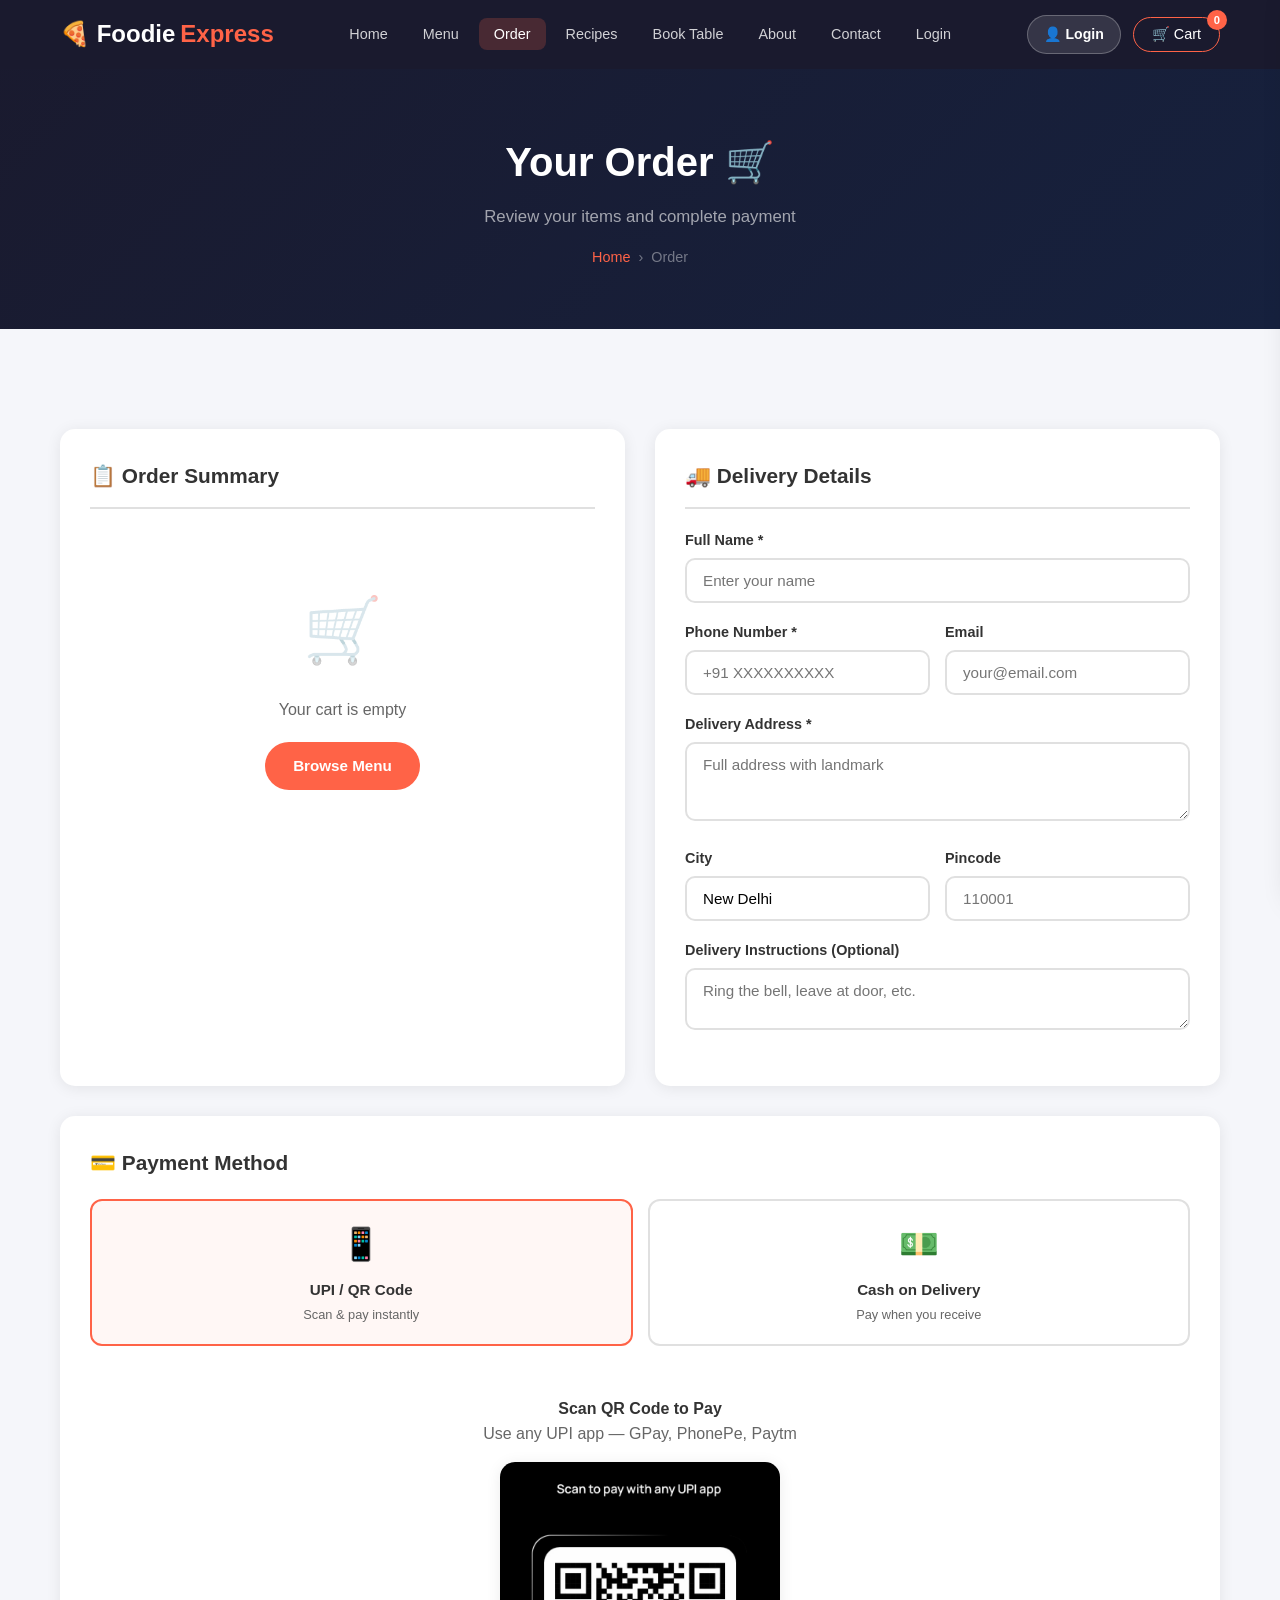
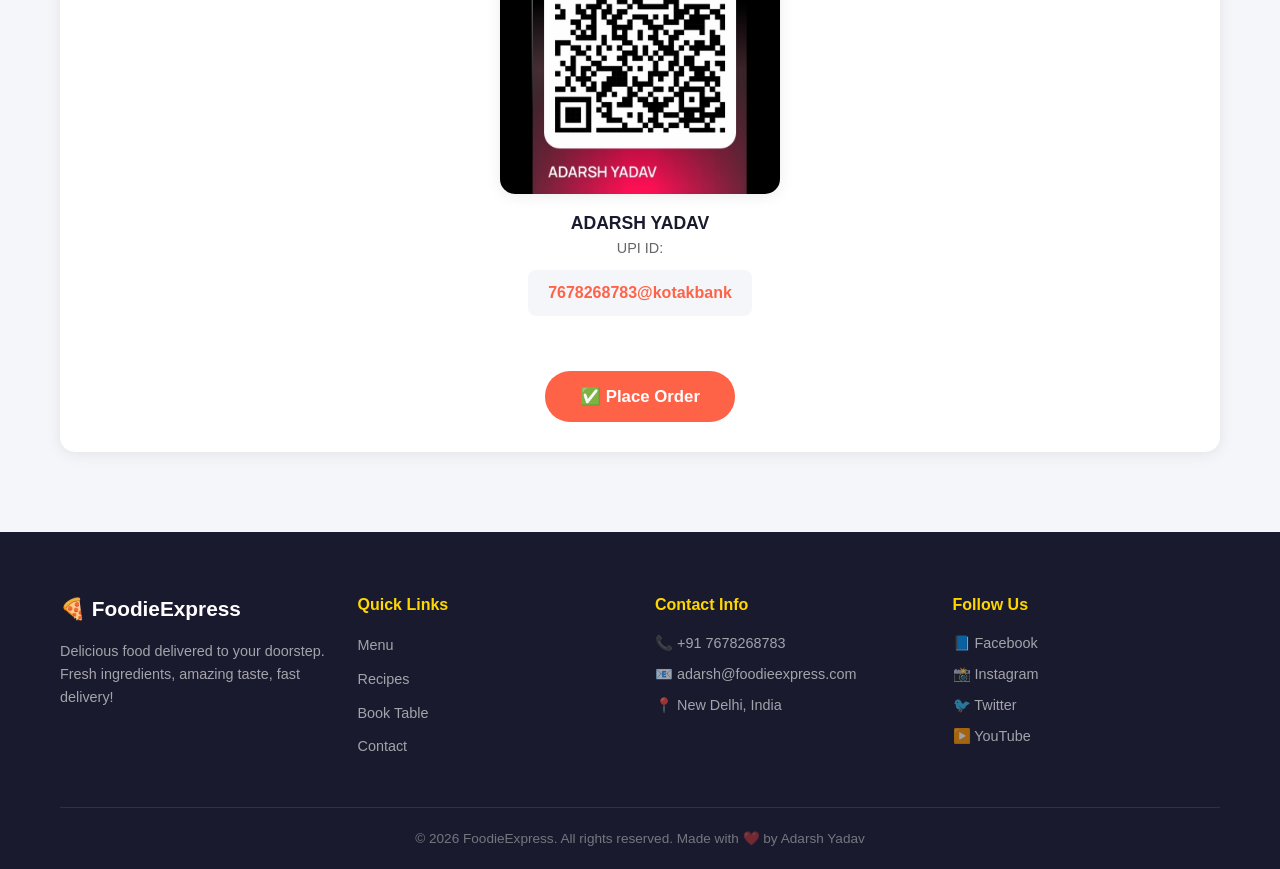
<file: order.html>
<!DOCTYPE html>
<html lang="en">
<head>
  <meta charset="UTF-8">
  <meta name="viewport" content="width=device-width, initial-scale=1.0">
  <title>Order - FoodieExpress 🛒</title>
  <link rel="stylesheet" href="css/style.css">
</head>
<body>

  <!-- NAVBAR -->
  <nav class="navbar" id="navbar">
    <div class="nav-container">
      <a href="index.html" class="logo">🍕 Foodie<span>Express</span></a>
      <ul class="nav-links" id="navLinks">
        <li><a href="index.html">Home</a></li>
        <li><a href="menu.html">Menu</a></li>
        <li><a href="order.html" class="active">Order</a></li>
        <li><a href="recipes.html">Recipes</a></li>
        <li><a href="booking.html">Book Table</a></li>
        <li><a href="about.html">About</a></li>
        <li><a href="contact.html">Contact</a></li>
        <li><a href="login.html">Login</a></li>
      </ul>
      <div class="nav-actions">
        <button class="cart-btn" onclick="toggleCart()">🛒 Cart <span class="cart-count" id="cartCount">0</span></button>
        <button class="hamburger" onclick="toggleMenu()">☰</button>
      </div>
    </div>
  </nav>

  <!-- PAGE HEADER -->
  <section class="page-header">
    <div class="container">
      <h1>Your Order 🛒</h1>
      <p>Review your items and complete payment</p>
      <div class="breadcrumb"><a href="index.html">Home</a> <span>›</span> <span>Order</span></div>
    </div>
  </section>

  <!-- ORDER SECTION -->
  <section class="order-page section">
    <div class="container">
      <div class="order-grid">
        <!-- Order Summary -->
        <div class="order-summary">
          <h3>📋 Order Summary</h3>
          <div id="orderItems"></div>
        </div>

        <!-- Delivery Form -->
        <div class="delivery-form">
          <h3>🚚 Delivery Details</h3>
          <div class="form-group">
            <label>Full Name *</label>
            <input type="text" class="form-control" id="orderName" placeholder="Enter your name" required>
          </div>
          <div class="form-row">
            <div class="form-group">
              <label>Phone Number *</label>
              <input type="tel" class="form-control" id="orderPhone" placeholder="+91 XXXXXXXXXX" required>
            </div>
            <div class="form-group">
              <label>Email</label>
              <input type="email" class="form-control" id="orderEmail" placeholder="your@email.com">
            </div>
          </div>
          <div class="form-group">
            <label>Delivery Address *</label>
            <textarea class="form-control" id="orderAddress" rows="3" placeholder="Full address with landmark" required></textarea>
          </div>
          <div class="form-row">
            <div class="form-group">
              <label>City</label>
              <input type="text" class="form-control" value="New Delhi">
            </div>
            <div class="form-group">
              <label>Pincode</label>
              <input type="text" class="form-control" placeholder="110001">
            </div>
          </div>
          <div class="form-group">
            <label>Delivery Instructions (Optional)</label>
            <textarea class="form-control" rows="2" placeholder="Ring the bell, leave at door, etc."></textarea>
          </div>
        </div>
      </div>

      <!-- Payment Section -->
      <div class="payment-section">
        <h3>💳 Payment Method</h3>
        <div class="payment-options">
          <div class="payment-option active" onclick="selectPayment('upi')">
            <div class="pay-icon">📱</div>
            <h4>UPI / QR Code</h4>
            <p>Scan & pay instantly</p>
          </div>
          <div class="payment-option" onclick="selectPayment('cod')">
            <div class="pay-icon">💵</div>
            <h4>Cash on Delivery</h4>
            <p>Pay when you receive</p>
          </div>
        </div>

        <!-- QR Payment -->
        <div id="qrPayment" class="qr-payment">
          <h4>Scan QR Code to Pay</h4>
          <p style="color:var(--text-light);margin-bottom:15px">Use any UPI app — GPay, PhonePe, Paytm</p>
          <img src="images/qr-code.jpg" alt="UPI QR Code" class="qr-code-img">
          <div class="upi-info">
            <h4>ADARSH YADAV</h4>
            <p>UPI ID:</p>
            <div class="upi-id">7678268783@kotakbank</div>
          </div>
        </div>

        <!-- COD -->
        <div id="codPayment" class="cod-section" style="display:none">
          <div class="cod-icon">💵</div>
          <h4>Cash on Delivery</h4>
          <p style="color:var(--text-light)">Pay the delivery person when your order arrives.<br>Please keep exact change ready.</p>
        </div>

        <div class="text-center" style="margin-top:30px">
          <button class="btn btn-primary btn-lg" onclick="placeOrder()">✅ Place Order</button>
        </div>
      </div>
    </div>
  </section>

  <!-- ORDER SUCCESS MODAL -->
  <div class="modal-overlay" id="orderSuccessModal">
    <div class="modal-content">
      <div class="order-success">
        <div class="order-success-icon">✅</div>
        <h2>Order Placed Successfully!</h2>
        <p>Your delicious food is being prepared</p>
        <div class="order-id">Order ID: #<span id="orderId">FE00000000</span></div>
        <p>⏱️ Estimated delivery: <strong>30-40 minutes</strong></p>
        <p style="color:var(--text-light);margin-top:10px">You will receive a confirmation on your phone</p>
        <div style="margin-top:25px;display:flex;gap:15px;justify-content:center;flex-wrap:wrap">
          <a href="index.html" class="btn btn-primary">🏠 Go Home</a>
          <a href="menu.html" class="btn btn-outline">🍽️ Order More</a>
        </div>
      </div>
    </div>
  </div>

  <button class="back-to-top" id="backToTop" onclick="backToTop()">↑</button>

  <!-- CART SIDEBAR -->
  <div class="cart-overlay" id="cartOverlay" onclick="toggleCart()"></div>
  <div class="cart-sidebar" id="cartSidebar">
    <div class="cart-header"><h3>🛒 Your Cart</h3><button class="close-cart" onclick="toggleCart()">✕</button></div>
    <div class="cart-items" id="cartItems"></div>
    <div class="cart-footer"><div class="cart-total"><span>Total:</span><span id="cartTotal">₹0</span></div><a href="order.html" class="btn btn-primary btn-block">Proceed to Order →</a></div>
  </div>

  <!-- FOOTER -->
  <footer class="footer">
    <div class="container">
      <div class="footer-grid">
        <div class="footer-col"><h3>🍕 FoodieExpress</h3><p>Delicious food delivered to your doorstep. Fresh ingredients, amazing taste, fast delivery!</p></div>
        <div class="footer-col"><h4>Quick Links</h4><ul><li><a href="menu.html">Menu</a></li><li><a href="recipes.html">Recipes</a></li><li><a href="booking.html">Book Table</a></li><li><a href="contact.html">Contact</a></li></ul></div>
        <div class="footer-col"><h4>Contact Info</h4><p>📞 +91 7678268783</p><p>📧 adarsh@foodieexpress.com</p><p>📍 New Delhi, India</p></div>
        <div class="footer-col"><h4>Follow Us</h4><div class="social-links"><a href="#">📘 Facebook</a><a href="#">📸 Instagram</a><a href="#">🐦 Twitter</a><a href="#">▶️ YouTube</a></div></div>
      </div>
      <div class="footer-bottom"><p>© 2026 FoodieExpress. All rights reserved. Made with ❤️ by Adarsh Yadav</p></div>
    </div>
  </footer>

  <script src="js/script.js"></script>
</body>
</html>
</file>
<file: css/style.css>
/* ========== CSS VARIABLES ========== */
:root {
  --primary: #ff6347;
  --primary-dark: #e5533d;
  --secondary: #ff8c00;
  --accent: #ffd700;
  --dark: #1a1a2e;
  --dark2: #16213e;
  --light: #f5f6fa;
  --white: #ffffff;
  --text: #333333;
  --text-light: #666666;
  --success: #28a745;
  --danger: #dc3545;
  --border: #e0e0e0;
  --shadow: 0 2px 15px rgba(0,0,0,0.08);
  --shadow-hover: 0 8px 30px rgba(0,0,0,0.15);
  --radius: 15px;
  --transition: all 0.3s ease;
}

/* ========== RESET ========== */
* { margin:0; padding:0; box-sizing:border-box; }
html { scroll-behavior:smooth; }
body { font-family:'Segoe UI',Tahoma,Geneva,Verdana,sans-serif; color:var(--text); line-height:1.6; background:var(--light); }
a { text-decoration:none; color:inherit; }
ul { list-style:none; }
img { max-width:100%; display:block; }
button,input,select,textarea { font-family:inherit; font-size:inherit; }
button { cursor:pointer; }

/* ========== UTILITY ========== */
.container { max-width:1200px; margin:0 auto; padding:0 20px; }
.section { padding:80px 0; }
.section-title { text-align:center; font-size:2.5rem; margin-bottom:15px; color:var(--dark); }
.section-title span { color:var(--primary); }
.section-subtitle { text-align:center; color:var(--text-light); margin-bottom:50px; font-size:1.05rem; }
.text-center { text-align:center; }
.btn { display:inline-flex; align-items:center; gap:8px; padding:12px 28px; border-radius:25px; font-weight:600; font-size:0.95rem; border:none; transition:var(--transition); }
.btn-primary { background:var(--primary); color:var(--white); }
.btn-primary:hover { background:var(--primary-dark); transform:translateY(-2px); box-shadow:0 5px 20px rgba(255,99,71,0.3); }
.btn-secondary { background:var(--secondary); color:var(--white); }
.btn-secondary:hover { background:#e67e00; transform:translateY(-2px); }
.btn-outline { background:transparent; color:var(--primary); border:2px solid var(--primary); }
.btn-outline:hover { background:var(--primary); color:var(--white); }
.btn-dark { background:var(--dark); color:var(--white); }
.btn-dark:hover { background:var(--dark2); }
.btn-block { display:flex; justify-content:center; width:100%; }
.btn-sm { padding:8px 18px; font-size:0.85rem; }
.btn-lg { padding:15px 35px; font-size:1.05rem; }
.badge { display:inline-block; padding:4px 12px; border-radius:20px; font-size:0.75rem; font-weight:600; }
.badge-veg { background:#e8f5e9; color:#2e7d32; }
.badge-nonveg { background:#fce4ec; color:#c62828; }
.badge-best { background:var(--accent); color:var(--dark); }

/* ========== NAVBAR ========== */
.navbar { position:fixed; top:0; left:0; width:100%; background:var(--dark); z-index:1000; transition:var(--transition); padding:0; }
.navbar.scrolled { background:rgba(26,26,46,0.98); box-shadow:0 2px 20px rgba(0,0,0,0.3); }
.nav-container { display:flex; align-items:center; justify-content:space-between; padding:15px 20px; max-width:1200px; margin:0 auto; }
.logo { font-size:1.5rem; font-weight:800; color:var(--white); display:flex; align-items:center; gap:5px; }
.logo span { color:var(--primary); }
.nav-links { display:flex; gap:5px; }
.nav-links li a { color:rgba(255,255,255,0.8); padding:8px 15px; border-radius:8px; font-size:0.9rem; font-weight:500; transition:var(--transition); }
.nav-links li a:hover, .nav-links li a.active { color:var(--white); background:rgba(255,99,71,0.2); }
.nav-actions { display:flex; align-items:center; gap:12px; }
.cart-btn { position:relative; color:var(--white); background:transparent; border:1.5px solid var(--primary); border-radius:25px; padding:8px 18px; font-size:0.9rem; font-weight:500; transition:var(--transition); display:flex; align-items:center; gap:6px; }
.cart-btn:hover { background:var(--primary); }
.cart-count { background:var(--primary); color:var(--white); border-radius:50%; font-size:0.7rem; min-width:20px; height:20px; display:flex; align-items:center; justify-content:center; position:absolute; top:-8px; right:-8px; font-weight:700; }
.hamburger { display:none; color:var(--white); font-size:1.5rem; background:transparent; border:none; padding:5px; }

/* ========== HERO ========== */
.hero { min-height:100vh; display:flex; align-items:center; background:linear-gradient(135deg,rgba(26,26,46,0.85),rgba(22,33,62,0.9)),url('https://images.unsplash.com/photo-1504674900247-0877df9cc836?w=1920&q=80') center/cover; color:var(--white); padding-top:80px; }
.hero-content { max-width:650px; }
.hero-badge { display:inline-flex; align-items:center; gap:8px; background:rgba(255,99,71,0.15); border:1px solid rgba(255,99,71,0.3); padding:8px 18px; border-radius:25px; font-size:0.85rem; color:var(--primary); margin-bottom:25px; }
.hero h1 { font-size:3.5rem; font-weight:800; line-height:1.15; margin-bottom:20px; }
.hero h1 span { color:var(--primary); }
.hero p { font-size:1.15rem; color:rgba(255,255,255,0.8); margin-bottom:35px; line-height:1.7; }
.hero-buttons { display:flex; gap:15px; flex-wrap:wrap; margin-bottom:50px; }
.hero-stats { display:flex; gap:40px; }
.stat-item { text-align:center; }
.stat-item h3 { font-size:1.8rem; font-weight:800; color:var(--primary); }
.stat-item p { font-size:0.85rem; color:rgba(255,255,255,0.6); }

/* ========== AI SUGGESTIONS ========== */
.ai-section { background:linear-gradient(135deg,#1a1a2e 0%,#16213e 50%,#0f3460 100%); padding:70px 0; }
.ai-header { display:flex; align-items:center; gap:12px; margin-bottom:8px; }
.ai-header h2 { color:var(--white); font-size:1.8rem; }
.ai-badge { background:var(--accent); color:var(--dark); padding:5px 14px; border-radius:20px; font-size:0.8rem; font-weight:700; }
.ai-subtitle { color:rgba(255,255,255,0.6); margin-bottom:35px; }
.suggestion-grid { display:grid; grid-template-columns:repeat(auto-fill,minmax(260px,1fr)); gap:20px; }
.suggestion-card { background:rgba(255,255,255,0.06); border:1px solid rgba(255,255,255,0.1); border-radius:var(--radius); overflow:hidden; transition:var(--transition); cursor:pointer; }
.suggestion-card:hover { transform:translateY(-5px); background:rgba(255,255,255,0.1); border-color:var(--primary); }
.suggestion-card img { width:100%; height:170px; object-fit:cover; }
.suggestion-info { padding:15px; }
.suggestion-info h4 { color:var(--white); margin-bottom:5px; }
.suggestion-info p { color:rgba(255,255,255,0.5); font-size:0.85rem; }
.suggestion-tag { display:inline-block; background:rgba(255,99,71,0.2); color:var(--primary); padding:3px 10px; border-radius:10px; font-size:0.75rem; margin-top:8px; }
.suggestion-price { color:var(--accent); font-weight:700; margin-top:5px; }

/* ========== CATEGORIES ========== */
.categories-grid { display:grid; grid-template-columns:repeat(auto-fill,minmax(140px,1fr)); gap:20px; }
.category-card { text-align:center; padding:30px 15px; border-radius:var(--radius); background:var(--white); box-shadow:var(--shadow); cursor:pointer; transition:var(--transition); border:2px solid transparent; }
.category-card:hover { transform:translateY(-5px); box-shadow:var(--shadow-hover); border-color:var(--primary); }
.category-icon { font-size:3rem; margin-bottom:10px; }
.category-card h3 { font-size:0.95rem; color:var(--dark); }
.category-card p { font-size:0.8rem; color:var(--text-light); }

/* ========== MENU / DISH CARDS ========== */
.menu-controls { display:flex; flex-wrap:wrap; justify-content:space-between; align-items:center; gap:20px; margin-bottom:30px; }
.search-bar { display:flex; align-items:center; background:var(--white); border:2px solid var(--border); border-radius:25px; padding:6px 18px; flex:1; max-width:400px; transition:var(--transition); }
.search-bar:focus-within { border-color:var(--primary); }
.search-bar input { border:none; outline:none; flex:1; padding:8px 5px; font-size:0.95rem; background:transparent; }
.search-bar button { background:transparent; border:none; font-size:1.2rem; color:var(--text-light); }
.filter-tabs { display:flex; flex-wrap:wrap; gap:8px; }
.filter-tab { padding:8px 20px; border-radius:25px; border:2px solid var(--border); background:var(--white); font-size:0.85rem; font-weight:500; transition:var(--transition); color:var(--text); }
.filter-tab:hover { border-color:var(--primary); color:var(--primary); }
.filter-tab.active { background:var(--primary); color:var(--white); border-color:var(--primary); }
.item-count { color:var(--text-light); font-size:0.9rem; margin-bottom:20px; }
.menu-grid { display:grid; grid-template-columns:repeat(auto-fill,minmax(280px,1fr)); gap:25px; }
.dish-card { background:var(--white); border-radius:var(--radius); overflow:hidden; box-shadow:var(--shadow); transition:var(--transition); }
.dish-card:hover { transform:translateY(-5px); box-shadow:var(--shadow-hover); }
.dish-image { position:relative; width:100%; height:200px; overflow:hidden; }
.dish-image img { width:100%; height:100%; object-fit:cover; transition:transform 0.5s; }
.dish-card:hover .dish-image img { transform:scale(1.08); }
.dish-badge { position:absolute; top:10px; left:10px; z-index:2; }
.dish-badge-right { position:absolute; top:10px; right:10px; z-index:2; }
.dish-info { padding:18px; }
.dish-name { font-size:1.05rem; font-weight:700; margin-bottom:5px; }
.dish-desc { font-size:0.83rem; color:var(--text-light); margin-bottom:12px; display:-webkit-box; -webkit-line-clamp:2; -webkit-box-orient:vertical; overflow:hidden; }
.dish-meta { display:flex; justify-content:space-between; align-items:center; margin-bottom:12px; }
.dish-price { font-size:1.2rem; font-weight:800; color:var(--primary); }
.dish-price .original-price { text-decoration:line-through; color:var(--text-light); font-size:0.85rem; font-weight:400; margin-left:5px; }
.dish-rating { color:var(--accent); font-size:0.85rem; font-weight:600; }
.dish-time { font-size:0.8rem; color:var(--text-light); }
.add-btn { width:100%; padding:10px; background:var(--primary); color:var(--white); border:none; border-radius:8px; font-weight:600; font-size:0.9rem; transition:var(--transition); }
.add-btn:hover { background:var(--primary-dark); }

/* ========== CART SIDEBAR ========== */
.cart-overlay { position:fixed; top:0; left:0; width:100%; height:100%; background:rgba(0,0,0,0.5); z-index:1999; display:none; }
.cart-overlay.show { display:block; }
.cart-sidebar { position:fixed; top:0; right:-420px; width:400px; height:100%; background:var(--white); z-index:2000; box-shadow:-5px 0 30px rgba(0,0,0,0.2); transition:right 0.35s ease; display:flex; flex-direction:column; }
.cart-sidebar.show { right:0; }
.cart-header { display:flex; justify-content:space-between; align-items:center; padding:20px 25px; border-bottom:1px solid var(--border); }
.cart-header h3 { font-size:1.2rem; }
.close-cart { background:transparent; border:none; font-size:1.5rem; color:var(--text-light); transition:var(--transition); }
.close-cart:hover { color:var(--danger); }
.cart-items { flex:1; overflow-y:auto; padding:15px 25px; }
.cart-item { display:flex; gap:12px; padding:15px 0; border-bottom:1px solid var(--border); align-items:center; }
.cart-item-img { width:60px; height:60px; border-radius:10px; object-fit:cover; }
.cart-item-info { flex:1; }
.cart-item-name { font-weight:600; font-size:0.9rem; }
.cart-item-price { color:var(--primary); font-weight:700; font-size:0.95rem; }
.qty-controls { display:flex; align-items:center; gap:10px; margin-top:5px; }
.qty-btn { width:28px; height:28px; border-radius:50%; border:1px solid var(--border); background:var(--white); display:flex; align-items:center; justify-content:center; font-size:1rem; transition:var(--transition); }
.qty-btn:hover { background:var(--primary); color:var(--white); border-color:var(--primary); }
.qty-val { font-weight:600; min-width:20px; text-align:center; }
.cart-item-remove { color:var(--danger); background:transparent; border:none; font-size:0.85rem; cursor:pointer; }
.cart-footer { padding:20px 25px; border-top:2px solid var(--border); }
.cart-total { display:flex; justify-content:space-between; font-size:1.3rem; font-weight:800; margin-bottom:15px; }
.empty-cart { text-align:center; padding:50px 20px; }
.empty-cart-icon { font-size:4rem; margin-bottom:15px; opacity:0.3; }
.empty-cart p { color:var(--text-light); margin-bottom:20px; }

/* ========== PAGE HEADER ========== */
.page-header { background:linear-gradient(135deg,var(--dark),var(--dark2)); color:var(--white); padding:130px 0 60px; text-align:center; }
.page-header h1 { font-size:2.5rem; font-weight:800; margin-bottom:10px; }
.page-header p { color:rgba(255,255,255,0.6); font-size:1.05rem; }
.breadcrumb { display:flex; gap:8px; justify-content:center; margin-top:15px; color:rgba(255,255,255,0.4); font-size:0.9rem; }
.breadcrumb a { color:var(--primary); }

/* ========== ORDER PAGE ========== */
.order-page { padding-top:100px; }
.order-grid { display:grid; grid-template-columns:1fr 1fr; gap:30px; }
.order-summary,.delivery-form { background:var(--white); border-radius:var(--radius); padding:30px; box-shadow:var(--shadow); }
.order-summary h3,.delivery-form h3 { font-size:1.3rem; margin-bottom:20px; padding-bottom:15px; border-bottom:2px solid var(--border); }
.order-item { display:flex; justify-content:space-between; align-items:center; padding:12px 0; border-bottom:1px solid var(--border); }
.order-item-name { font-weight:500; }
.order-item-price { font-weight:700; color:var(--primary); }
.order-totals { margin-top:20px; padding-top:15px; border-top:2px solid var(--dark); }
.order-row { display:flex; justify-content:space-between; padding:8px 0; }
.order-row.total { font-size:1.3rem; font-weight:800; color:var(--primary); border-top:2px solid var(--primary); padding-top:15px; margin-top:10px; }
.form-group { margin-bottom:18px; }
.form-group label { display:block; margin-bottom:6px; font-weight:600; font-size:0.9rem; color:var(--text); }
.form-control { width:100%; padding:12px 16px; border:2px solid var(--border); border-radius:10px; font-size:0.95rem; transition:var(--transition); background:var(--white); }
.form-control:focus { border-color:var(--primary); outline:none; box-shadow:0 0 0 3px rgba(255,99,71,0.1); }
.form-row { display:grid; grid-template-columns:1fr 1fr; gap:15px; }

/* ========== PAYMENT ========== */
.payment-section { background:var(--white); border-radius:var(--radius); padding:30px; box-shadow:var(--shadow); margin-top:30px; }
.payment-section h3 { font-size:1.3rem; margin-bottom:20px; }
.payment-options { display:flex; gap:15px; margin-bottom:25px; }
.payment-option { flex:1; padding:18px; border:2px solid var(--border); border-radius:12px; text-align:center; cursor:pointer; transition:var(--transition); }
.payment-option:hover { border-color:var(--primary); }
.payment-option.active { border-color:var(--primary); background:rgba(255,99,71,0.05); }
.payment-option .pay-icon { font-size:2rem; margin-bottom:8px; }
.payment-option h4 { font-size:0.95rem; margin-bottom:3px; }
.payment-option p { font-size:0.8rem; color:var(--text-light); }
.qr-payment { text-align:center; padding:25px; }
.qr-code-img { max-width:280px; border-radius:15px; box-shadow:var(--shadow); margin:0 auto 15px; }
.upi-info { margin-top:15px; }
.upi-info h4 { font-size:1.1rem; color:var(--dark); }
.upi-info p { color:var(--text-light); font-size:0.9rem; }
.upi-id { background:var(--light); padding:10px 20px; border-radius:8px; display:inline-block; font-weight:700; font-size:1rem; margin-top:10px; color:var(--primary); }
.cod-section { text-align:center; padding:30px; }
.cod-section .cod-icon { font-size:3rem; margin-bottom:15px; }

/* ========== BOOKING ========== */
.booking-page { padding-top:100px; }
.booking-container { max-width:800px; margin:0 auto; }
.booking-form { background:var(--white); border-radius:var(--radius); padding:40px; box-shadow:var(--shadow); }
.booking-form h3 { font-size:1.3rem; margin-bottom:25px; color:var(--dark); }
.time-slots { display:grid; grid-template-columns:repeat(auto-fill,minmax(110px,1fr)); gap:10px; margin-top:10px; }
.time-slot { padding:10px; border:2px solid var(--border); border-radius:8px; text-align:center; cursor:pointer; font-size:0.85rem; font-weight:500; transition:var(--transition); }
.time-slot:hover { border-color:var(--primary); color:var(--primary); }
.time-slot.active { background:var(--primary); color:var(--white); border-color:var(--primary); }
.time-slot.booked { background:var(--light); color:var(--text-light); cursor:not-allowed; opacity:0.5; text-decoration:line-through; }
.booking-info { display:grid; grid-template-columns:repeat(3,1fr); gap:20px; margin-top:35px; }
.booking-info-card { background:var(--white); border-radius:var(--radius); padding:25px; box-shadow:var(--shadow); text-align:center; }
.booking-info-card .info-icon { font-size:2rem; margin-bottom:10px; }
.booking-info-card h4 { margin-bottom:5px; }
.booking-info-card p { font-size:0.85rem; color:var(--text-light); }

/* ========== RECIPES ========== */
.recipe-grid { display:grid; grid-template-columns:repeat(auto-fill,minmax(320px,1fr)); gap:25px; }
.recipe-card { background:var(--white); border-radius:var(--radius); overflow:hidden; box-shadow:var(--shadow); cursor:pointer; transition:var(--transition); }
.recipe-card:hover { transform:translateY(-5px); box-shadow:var(--shadow-hover); }
.recipe-image { width:100%; height:220px; object-fit:cover; position:relative; }
.recipe-image img { width:100%; height:100%; object-fit:cover; }
.recipe-difficulty { position:absolute; top:12px; right:12px; padding:5px 14px; border-radius:20px; font-size:0.8rem; font-weight:700; }
.recipe-difficulty.easy { background:var(--success); color:var(--white); }
.recipe-difficulty.medium { background:var(--secondary); color:var(--white); }
.recipe-difficulty.hard { background:var(--danger); color:var(--white); }
.recipe-info { padding:20px; }
.recipe-title { font-size:1.15rem; font-weight:700; margin-bottom:8px; }
.recipe-meta { display:flex; gap:15px; color:var(--text-light); font-size:0.83rem; margin-bottom:10px; flex-wrap:wrap; }
.recipe-tags { display:flex; flex-wrap:wrap; gap:5px; }
.recipe-tag { background:var(--light); padding:3px 10px; border-radius:15px; font-size:0.75rem; color:var(--text-light); }
.tip-grid { display:grid; grid-template-columns:repeat(auto-fill,minmax(300px,1fr)); gap:20px; }
.tip-card { background:var(--white); border-radius:var(--radius); padding:25px; box-shadow:var(--shadow); }
.tip-card .tip-icon { font-size:2.5rem; margin-bottom:12px; }
.tip-card h4 { margin-bottom:5px; }
.tip-card p { font-size:0.9rem; color:var(--text-light); }

/* ========== MODAL ========== */
.modal-overlay { position:fixed; top:0; left:0; width:100%; height:100%; background:rgba(0,0,0,0.7); z-index:3000; display:none; align-items:center; justify-content:center; }
.modal-overlay.show { display:flex; }
.modal-content { background:var(--white); border-radius:20px; max-width:700px; width:90%; max-height:90vh; overflow-y:auto; position:relative; animation:modalIn 0.3s ease; }
@keyframes modalIn { from{opacity:0;transform:scale(0.9)translateY(20px)} to{opacity:1;transform:scale(1)translateY(0)} }
.modal-close { position:absolute; top:15px; right:15px; background:var(--white); border:none; font-size:1.5rem; cursor:pointer; width:36px; height:36px; border-radius:50%; box-shadow:var(--shadow); z-index:1; display:flex; align-items:center; justify-content:center; transition:var(--transition); }
.modal-close:hover { background:var(--danger); color:var(--white); }
.modal-image { width:100%; height:300px; object-fit:cover; border-radius:20px 20px 0 0; }
.modal-body { padding:30px; }
.modal-body h2 { font-size:1.5rem; margin-bottom:10px; }
.modal-body h3 { font-size:1.1rem; margin:20px 0 10px; color:var(--dark); }
.ingredients-list { padding-left:20px; list-style:disc; }
.ingredients-list li { padding:4px 0; }
.steps-list { padding-left:20px; list-style:decimal; }
.steps-list li { padding:8px 0; line-height:1.6; }
.nutrition-grid { display:grid; grid-template-columns:repeat(4,1fr); gap:10px; margin:15px 0; }
.nutrition-item { text-align:center; background:var(--light); padding:12px; border-radius:10px; }
.nutrition-item .val { font-size:1.2rem; font-weight:800; color:var(--primary); }
.nutrition-item .label { font-size:0.75rem; color:var(--text-light); }
.chef-tip { background:linear-gradient(135deg,#fff8e1,#fff3e0); border-left:4px solid var(--secondary); padding:15px 20px; border-radius:0 10px 10px 0; margin-top:15px; }
.chef-tip h4 { color:var(--secondary); margin-bottom:5px; }

/* ========== ABOUT ========== */
.about-hero { background:linear-gradient(135deg,var(--dark),var(--dark2)); color:var(--white); padding:130px 0 80px; text-align:center; }
.about-hero h1 { font-size:2.8rem; margin-bottom:10px; }
.about-hero p { color:rgba(255,255,255,0.6); font-size:1.1rem; }
.about-grid { display:grid; grid-template-columns:1fr 1fr; gap:50px; align-items:center; }
.about-image { border-radius:var(--radius); overflow:hidden; height:400px; background:linear-gradient(135deg,var(--primary),var(--secondary)); display:flex; align-items:center; justify-content:center; font-size:8rem; }
.about-text h2 { font-size:2rem; margin-bottom:20px; }
.about-text p { color:var(--text-light); margin-bottom:15px; line-height:1.8; }
.stats-grid { display:grid; grid-template-columns:repeat(4,1fr); gap:20px; }
.stat-box { background:var(--white); padding:30px; border-radius:var(--radius); box-shadow:var(--shadow); text-align:center; transition:var(--transition); }
.stat-box:hover { transform:translateY(-5px); box-shadow:var(--shadow-hover); }
.stat-box .stat-icon { font-size:2.5rem; margin-bottom:10px; }
.stat-box h2 { font-size:2.2rem; color:var(--primary); margin-bottom:5px; }
.stat-box p { color:var(--text-light); font-size:0.9rem; }
.values-grid { display:grid; grid-template-columns:repeat(4,1fr); gap:20px; }
.value-card { background:var(--white); border-radius:var(--radius); padding:30px; box-shadow:var(--shadow); text-align:center; transition:var(--transition); }
.value-card:hover { transform:translateY(-5px); }
.value-card .value-icon { font-size:2.5rem; margin-bottom:12px; }
.value-card h4 { margin-bottom:8px; }
.value-card p { font-size:0.85rem; color:var(--text-light); }
.team-grid { display:grid; grid-template-columns:repeat(auto-fill,minmax(250px,1fr)); gap:25px; }
.team-card { text-align:center; background:var(--white); border-radius:var(--radius); padding:30px; box-shadow:var(--shadow); transition:var(--transition); }
.team-card:hover { transform:translateY(-5px); }
.team-avatar { width:100px; height:100px; border-radius:50%; margin:0 auto 15px; background:linear-gradient(135deg,var(--primary),var(--secondary)); display:flex; align-items:center; justify-content:center; font-size:2.5rem; }
.team-card h4 { font-size:1.1rem; margin-bottom:3px; }
.team-card .role { color:var(--primary); font-size:0.85rem; font-weight:600; margin-bottom:8px; }
.team-card p { font-size:0.85rem; color:var(--text-light); }

/* ========== CONTACT ========== */
.contact-grid { display:grid; grid-template-columns:1fr 1fr; gap:40px; }
.contact-form { background:var(--white); border-radius:var(--radius); padding:40px; box-shadow:var(--shadow); }
.contact-form h3 { font-size:1.3rem; margin-bottom:25px; }
.contact-info-cards { display:flex; flex-direction:column; gap:20px; }
.info-card { background:var(--white); border-radius:var(--radius); padding:25px; box-shadow:var(--shadow); display:flex; gap:15px; align-items:center; transition:var(--transition); }
.info-card:hover { transform:translateX(5px); }
.info-icon { width:55px; height:55px; background:linear-gradient(135deg,var(--primary),var(--secondary)); border-radius:50%; display:flex; align-items:center; justify-content:center; font-size:1.4rem; flex-shrink:0; color:var(--white); }
.info-card h4 { margin-bottom:3px; }
.info-card p { font-size:0.9rem; color:var(--text-light); }
.map-placeholder { background:var(--white); border-radius:var(--radius); padding:60px; text-align:center; box-shadow:var(--shadow); margin-top:40px; }
.map-placeholder .map-icon { font-size:4rem; margin-bottom:15px; }
.faq-section { margin-top:50px; }
.faq-item { background:var(--white); border-radius:12px; margin-bottom:12px; box-shadow:var(--shadow); overflow:hidden; }
.faq-question { padding:18px 25px; font-weight:600; cursor:pointer; display:flex; justify-content:space-between; align-items:center; transition:var(--transition); }
.faq-question:hover { color:var(--primary); }
.faq-answer { padding:0 25px; max-height:0; overflow:hidden; transition:max-height 0.3s ease, padding 0.3s ease; }
.faq-answer.show { max-height:200px; padding:0 25px 18px; }
.faq-answer p { color:var(--text-light); line-height:1.7; }

/* ========== TESTIMONIALS ========== */
.testimonial-grid { display:grid; grid-template-columns:repeat(auto-fill,minmax(300px,1fr)); gap:25px; }
.testimonial-card { background:var(--white); border-radius:var(--radius); padding:30px; box-shadow:var(--shadow); transition:var(--transition); }
.testimonial-card:hover { transform:translateY(-3px); }
.testimonial-text { font-style:italic; margin-bottom:15px; line-height:1.7; color:var(--text); }
.testimonial-author { display:flex; align-items:center; gap:12px; }
.author-avatar { width:45px; height:45px; border-radius:50%; background:linear-gradient(135deg,var(--primary),var(--secondary)); display:flex; align-items:center; justify-content:center; font-size:1.2rem; color:var(--white); }
.author-info h4 { font-size:0.95rem; }
.author-info p { font-size:0.8rem; color:var(--text-light); }
.stars { color:var(--accent); font-size:0.9rem; margin-bottom:10px; }

/* ========== HOW IT WORKS ========== */
.steps-grid { display:grid; grid-template-columns:repeat(3,1fr); gap:30px; }
.step-card { text-align:center; padding:35px 20px; background:var(--white); border-radius:var(--radius); box-shadow:var(--shadow); transition:var(--transition); }
.step-card:hover { transform:translateY(-5px); }
.step-number { width:60px; height:60px; border-radius:50%; background:linear-gradient(135deg,var(--primary),var(--secondary)); color:var(--white); display:flex; align-items:center; justify-content:center; font-size:1.5rem; font-weight:800; margin:0 auto 15px; }
.step-card h3 { margin-bottom:8px; }
.step-card p { font-size:0.9rem; color:var(--text-light); }

/* ========== NEWSLETTER ========== */
.newsletter-section { background:linear-gradient(135deg,var(--primary),var(--secondary)); color:var(--white); padding:60px 0; text-align:center; }
.newsletter-section h2 { font-size:2rem; margin-bottom:10px; }
.newsletter-section p { margin-bottom:25px; opacity:0.9; }
.newsletter-form { display:flex; max-width:500px; margin:0 auto; }
.newsletter-form input { flex:1; padding:14px 22px; border:none; border-radius:25px 0 0 25px; font-size:1rem; }
.newsletter-form button { padding:14px 30px; background:var(--dark); color:var(--white); border:none; border-radius:0 25px 25px 0; font-weight:600; font-size:1rem; transition:var(--transition); }
.newsletter-form button:hover { background:var(--dark2); }

/* ========== CTA ========== */
.cta-section { background:linear-gradient(135deg,var(--dark),var(--dark2)); color:var(--white); padding:80px 0; text-align:center; }
.cta-section h2 { font-size:2.2rem; margin-bottom:15px; }
.cta-section p { opacity:0.7; margin-bottom:30px; }
.cta-buttons { display:flex; gap:15px; justify-content:center; flex-wrap:wrap; }

/* ========== FOOTER ========== */
.footer { background:var(--dark); color:var(--white); padding:60px 0 20px; }
.footer-grid { display:grid; grid-template-columns:repeat(4,1fr); gap:30px; margin-bottom:40px; }
.footer-col h3 { font-size:1.3rem; margin-bottom:15px; }
.footer-col h4 { font-size:1rem; margin-bottom:15px; color:var(--accent); }
.footer-col p { color:rgba(255,255,255,0.6); margin-bottom:8px; font-size:0.9rem; }
.footer-col ul li { margin-bottom:8px; }
.footer-col ul li a { color:rgba(255,255,255,0.6); font-size:0.9rem; transition:var(--transition); }
.footer-col ul li a:hover { color:var(--primary); padding-left:5px; }
.social-links { display:flex; flex-direction:column; gap:8px; }
.social-links a { color:rgba(255,255,255,0.6); font-size:0.9rem; transition:var(--transition); }
.social-links a:hover { color:var(--primary); }
.footer-bottom { text-align:center; padding-top:20px; border-top:1px solid rgba(255,255,255,0.1); color:rgba(255,255,255,0.4); font-size:0.85rem; }

/* ========== TOAST ========== */
.toast { position:fixed; bottom:30px; right:30px; background:var(--success); color:var(--white); padding:15px 25px; border-radius:12px; box-shadow:var(--shadow-hover); z-index:5000; transform:translateX(150%); transition:transform 0.4s ease; font-weight:500; display:flex; align-items:center; gap:8px; }
.toast.show { transform:translateX(0); }

/* ========== BACK TO TOP ========== */
.back-to-top { position:fixed; bottom:30px; right:30px; width:48px; height:48px; background:var(--primary); color:var(--white); border:none; border-radius:50%; font-size:1.2rem; display:none; align-items:center; justify-content:center; z-index:999; box-shadow:var(--shadow); transition:var(--transition); }
.back-to-top.show { display:flex; }
.back-to-top:hover { background:var(--primary-dark); transform:translateY(-3px); }

/* ========== AUTH NAV BUTTON ========== */
.auth-nav-btn { display:flex; align-items:center; gap:6px; padding:7px 16px; border-radius:25px; text-decoration:none; font-size:0.88rem; font-weight:600; color:var(--white); background:rgba(255,255,255,0.12); border:1px solid rgba(255,255,255,0.25); transition:var(--transition); cursor:pointer; white-space:nowrap; }
.auth-nav-btn:hover { background:var(--primary); border-color:var(--primary); }
.auth-nav-btn.logged-in { background:linear-gradient(135deg,var(--primary),var(--secondary)); border-color:transparent; }
.user-avatar-mini { width:24px; height:24px; border-radius:50%; background:var(--white); color:var(--primary); display:flex; align-items:center; justify-content:center; font-weight:800; font-size:0.75rem; }

/* ========== ORDER SUCCESS ========== */
.order-success { text-align:center; padding:40px; }
.order-success-icon { font-size:5rem; margin-bottom:15px; }
.order-success h2 { color:var(--success); margin-bottom:10px; }
.order-success p { color:var(--text-light); margin-bottom:20px; }
.order-id { background:var(--light); padding:10px 20px; border-radius:8px; display:inline-block; font-weight:700; font-size:1.1rem; margin-bottom:20px; }

/* ========== ANIMATIONS ========== */
@keyframes fadeInUp { from{opacity:0;transform:translateY(30px)} to{opacity:1;transform:translateY(0)} }
.fade-in { opacity:0; transform:translateY(30px); transition:opacity 0.6s ease,transform 0.6s ease; }
.fade-in.visible { opacity:1; transform:translateY(0); }
@keyframes pulse { 0%,100%{transform:scale(1)} 50%{transform:scale(1.05)} }

/* ========== SCROLLBAR ========== */
::-webkit-scrollbar { width:8px; }
::-webkit-scrollbar-track { background:var(--light); }
::-webkit-scrollbar-thumb { background:var(--primary); border-radius:10px; }

/* ========== RESPONSIVE ========== */
@media(max-width:1024px) {
  .footer-grid { grid-template-columns:repeat(2,1fr); }
  .stats-grid,.values-grid { grid-template-columns:repeat(2,1fr); }
  .order-grid { grid-template-columns:1fr; }
  .booking-info { grid-template-columns:1fr; }
}
@media(max-width:768px) {
  .hamburger { display:block; }
  .nav-links { position:fixed; top:65px; left:0; width:100%; background:var(--dark); flex-direction:column; padding:20px; display:none; gap:5px; box-shadow:0 10px 30px rgba(0,0,0,0.3); }
  .nav-links.show { display:flex; }
  .hero h1 { font-size:2.5rem; }
  .hero { padding:100px 0 60px; }
  .hero-stats { flex-wrap:wrap; gap:20px; }
  .section-title { font-size:2rem; }
  .about-grid { grid-template-columns:1fr; }
  .contact-grid { grid-template-columns:1fr; }
  .form-row { grid-template-columns:1fr; }
  .steps-grid { grid-template-columns:1fr; }
  .cart-sidebar { width:100%; right:-100%; }
  .payment-options { flex-direction:column; }
  .nutrition-grid { grid-template-columns:repeat(2,1fr); }
}
@media(max-width:480px) {
  .section { padding:50px 0; }
  .section-title { font-size:1.7rem; }
  .hero h1 { font-size:2rem; }
  .hero-buttons { flex-direction:column; }
  .menu-controls { flex-direction:column; align-items:stretch; }
  .search-bar { max-width:100%; }
  .footer-grid { grid-template-columns:1fr; }
  .stats-grid,.values-grid { grid-template-columns:1fr; }
  .categories-grid { grid-template-columns:repeat(3,1fr); }
  .newsletter-form { flex-direction:column; gap:10px; }
  .newsletter-form input,.newsletter-form button { border-radius:25px; }
}
</file>
